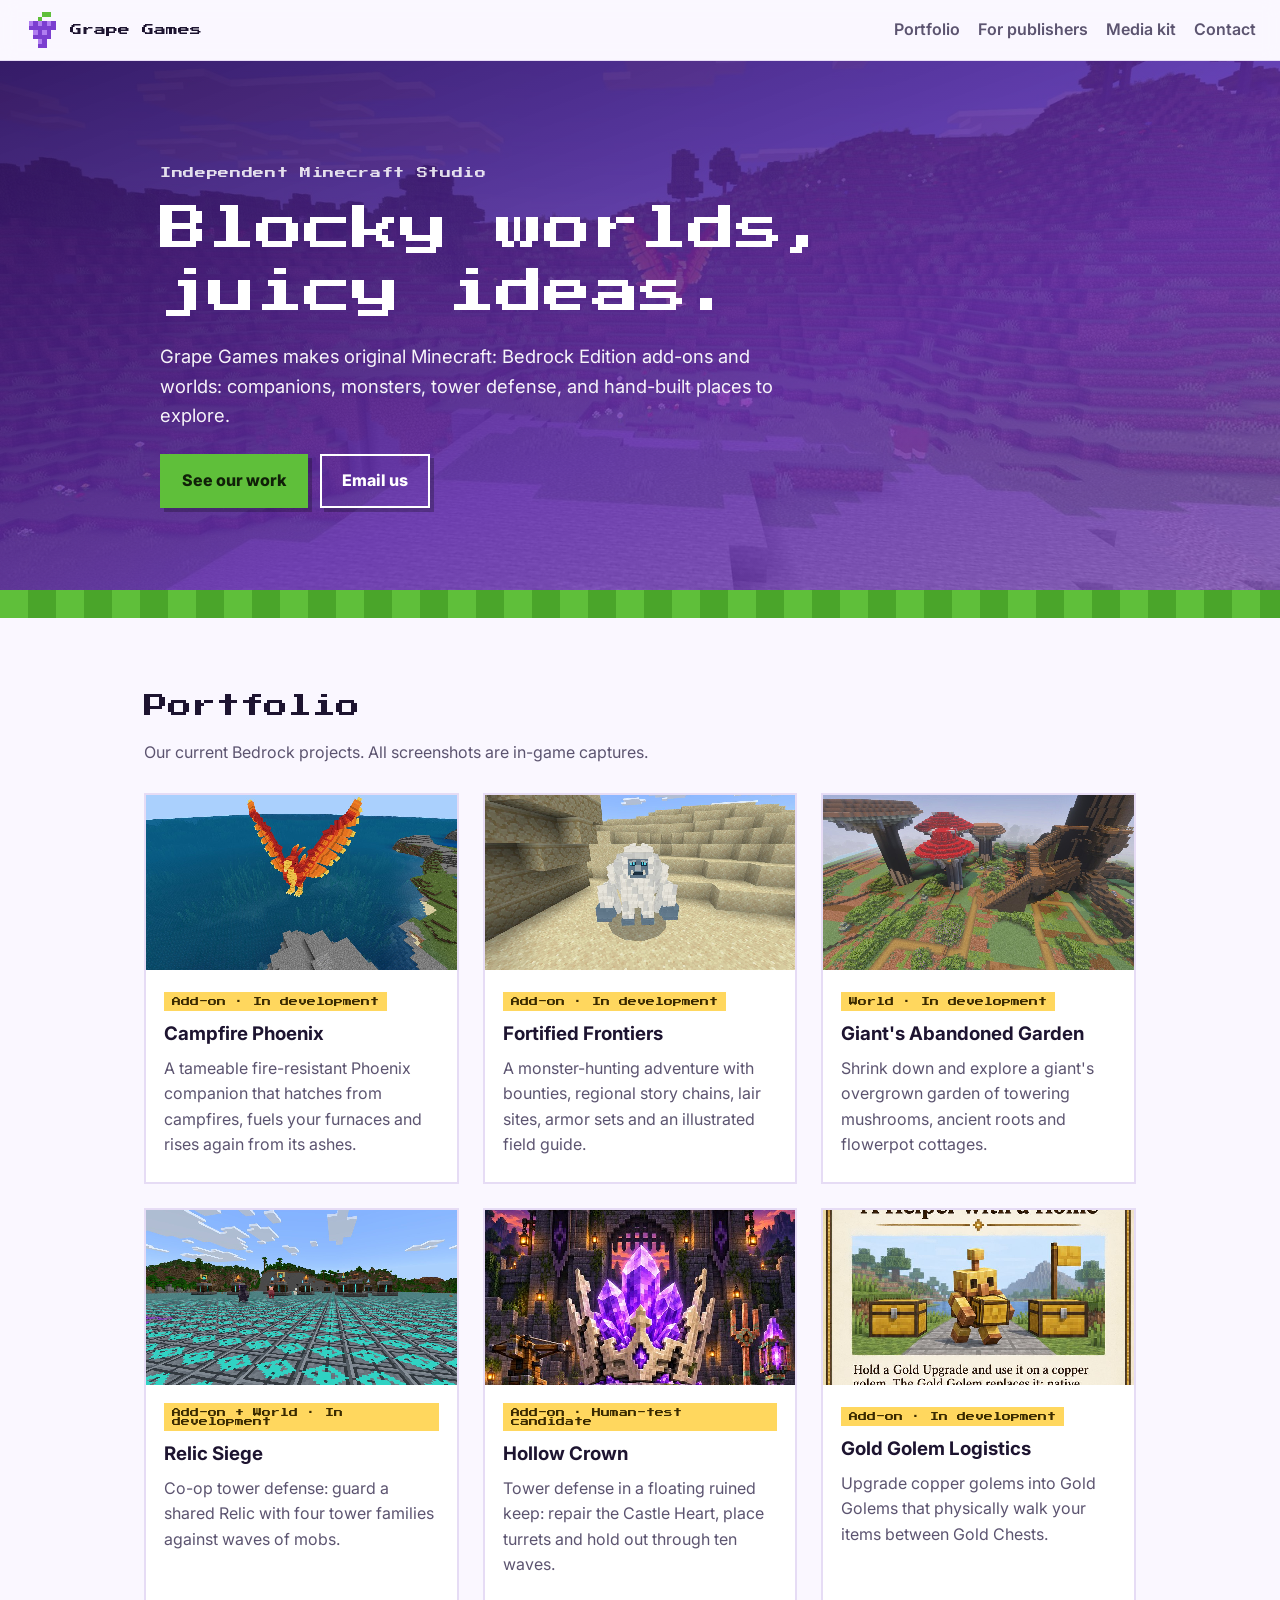
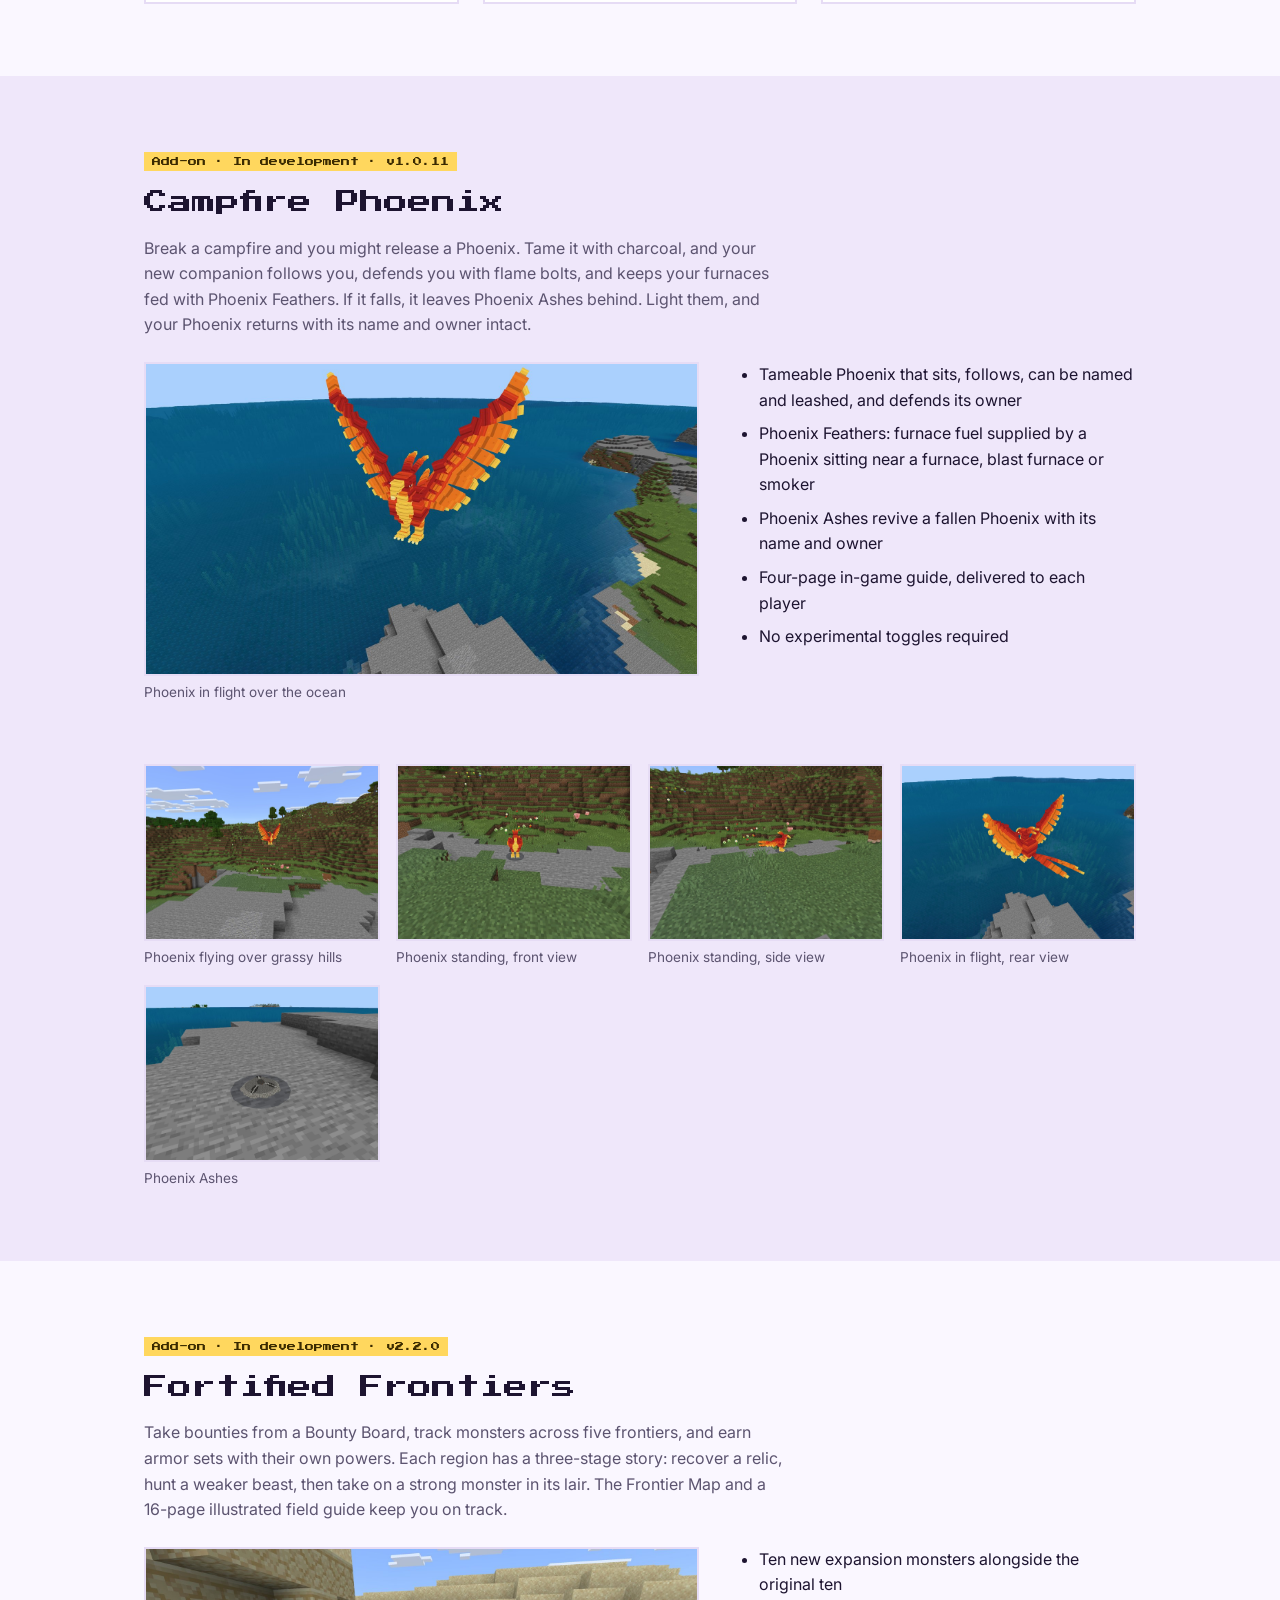
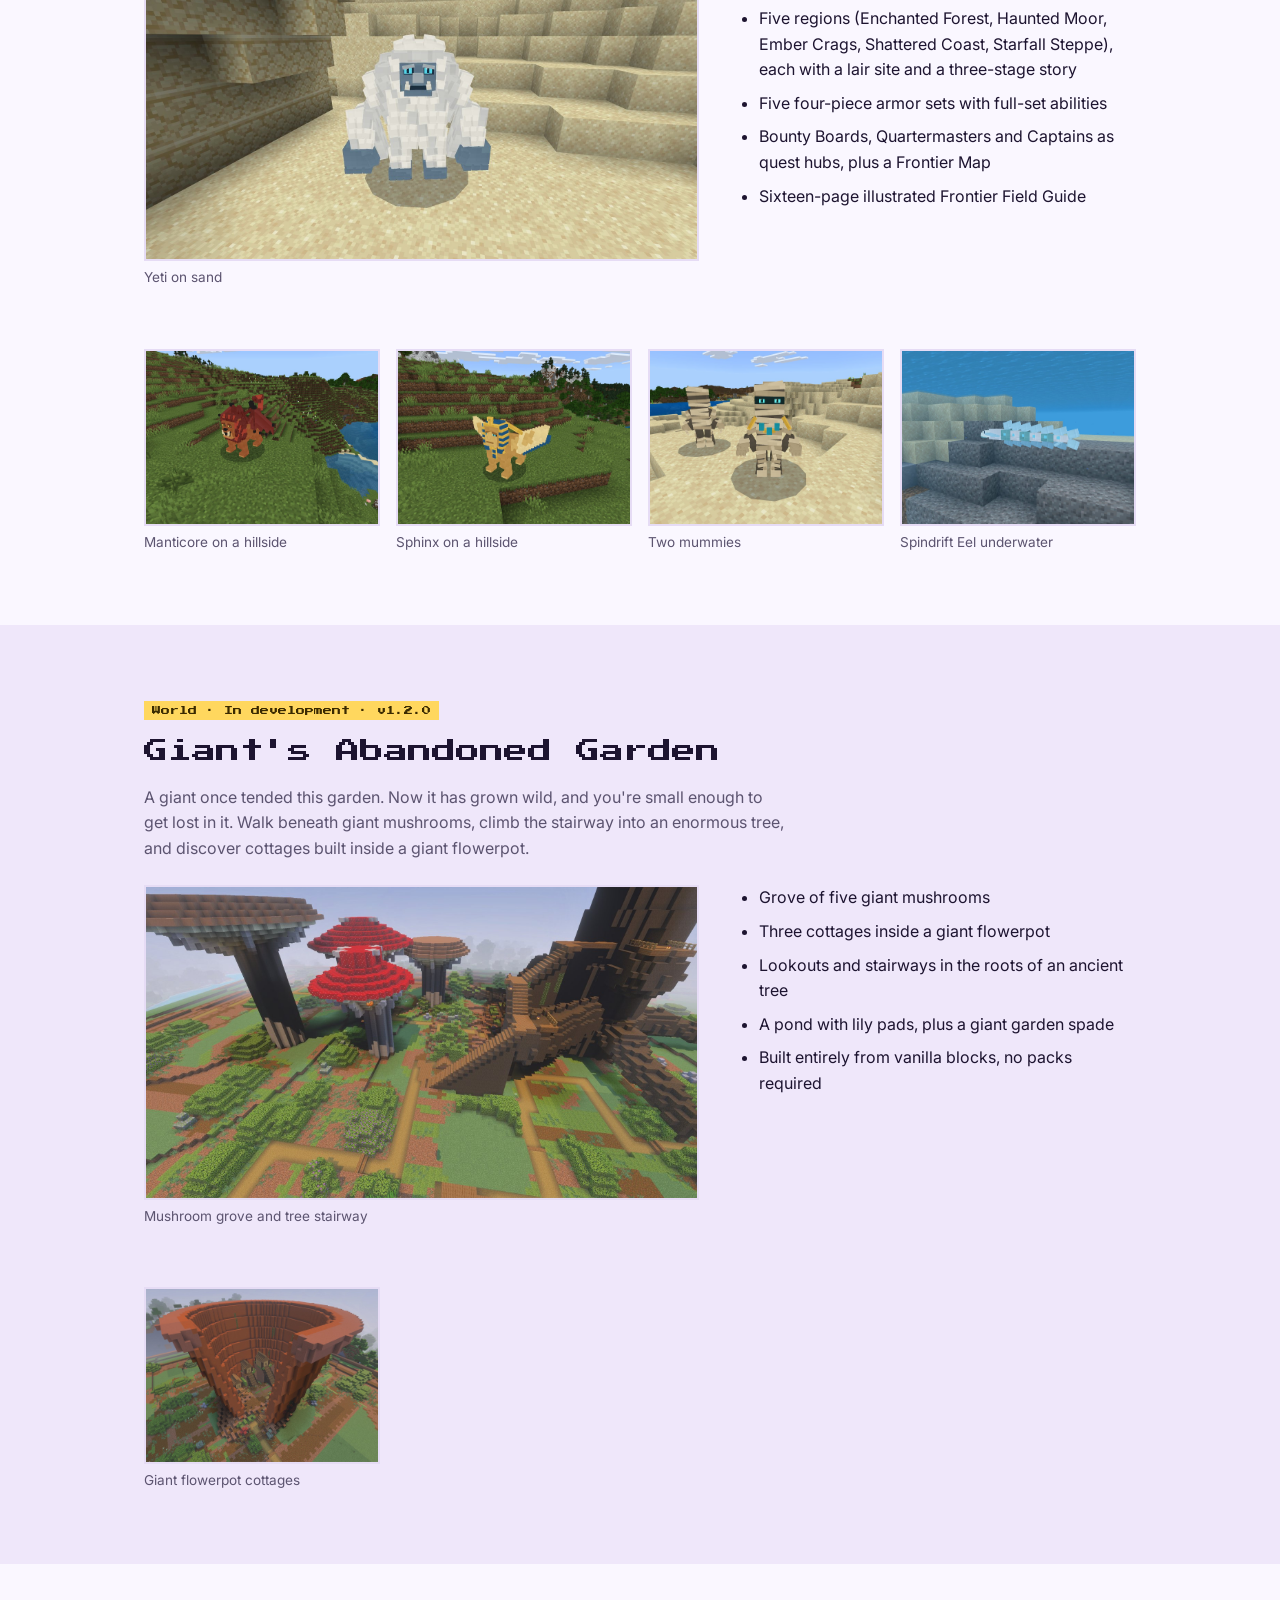
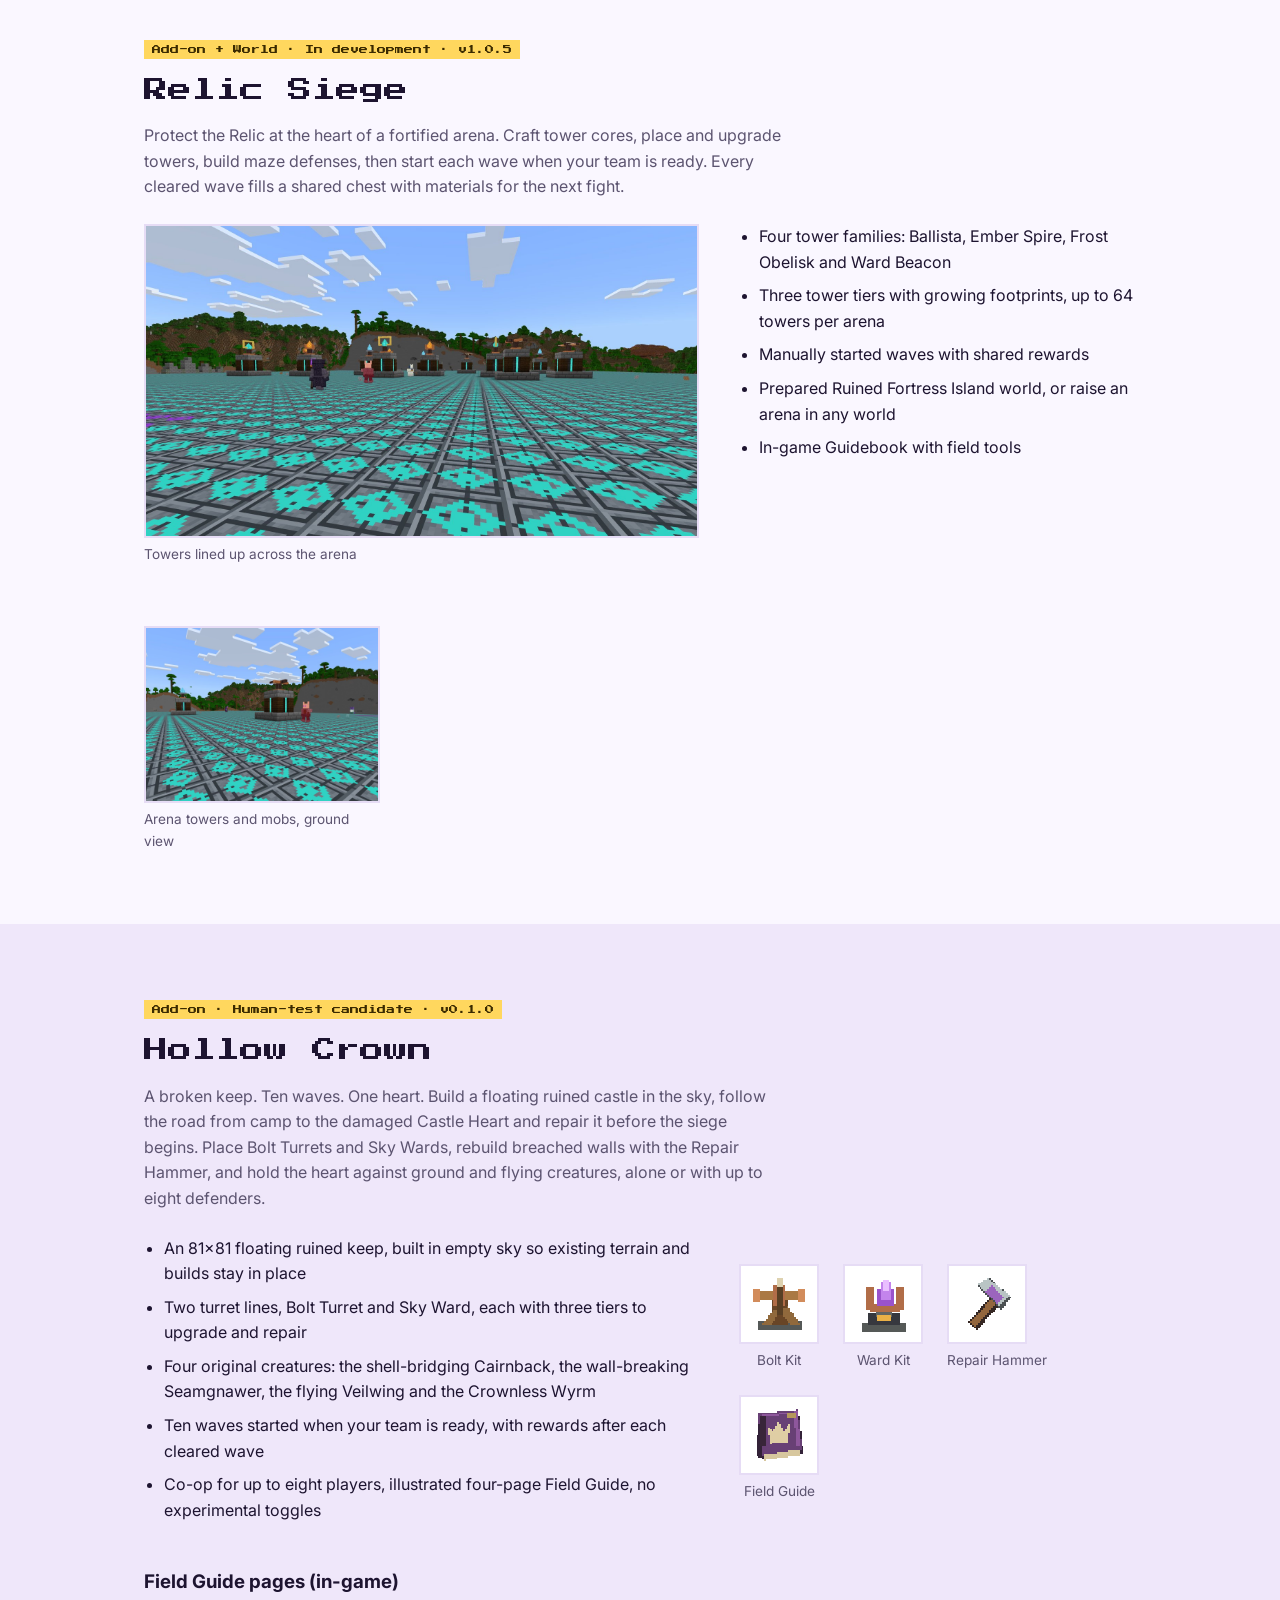
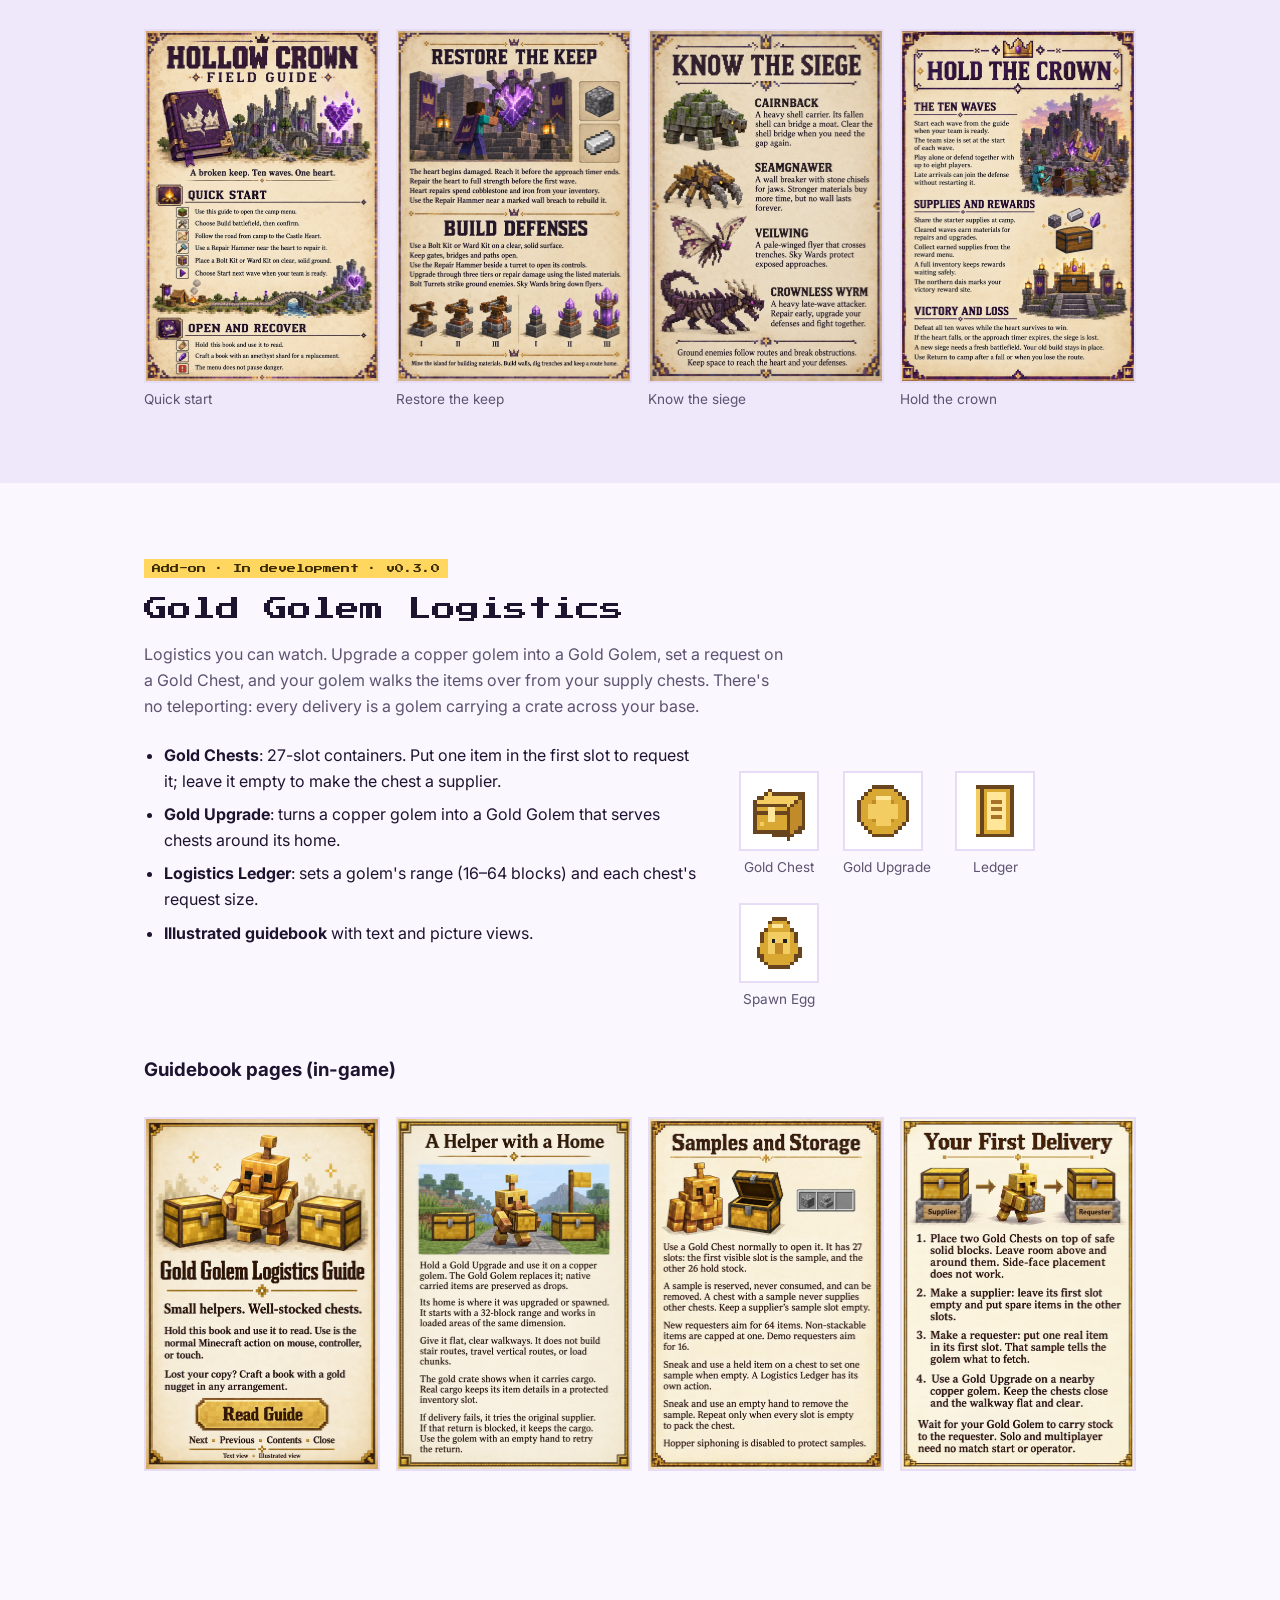
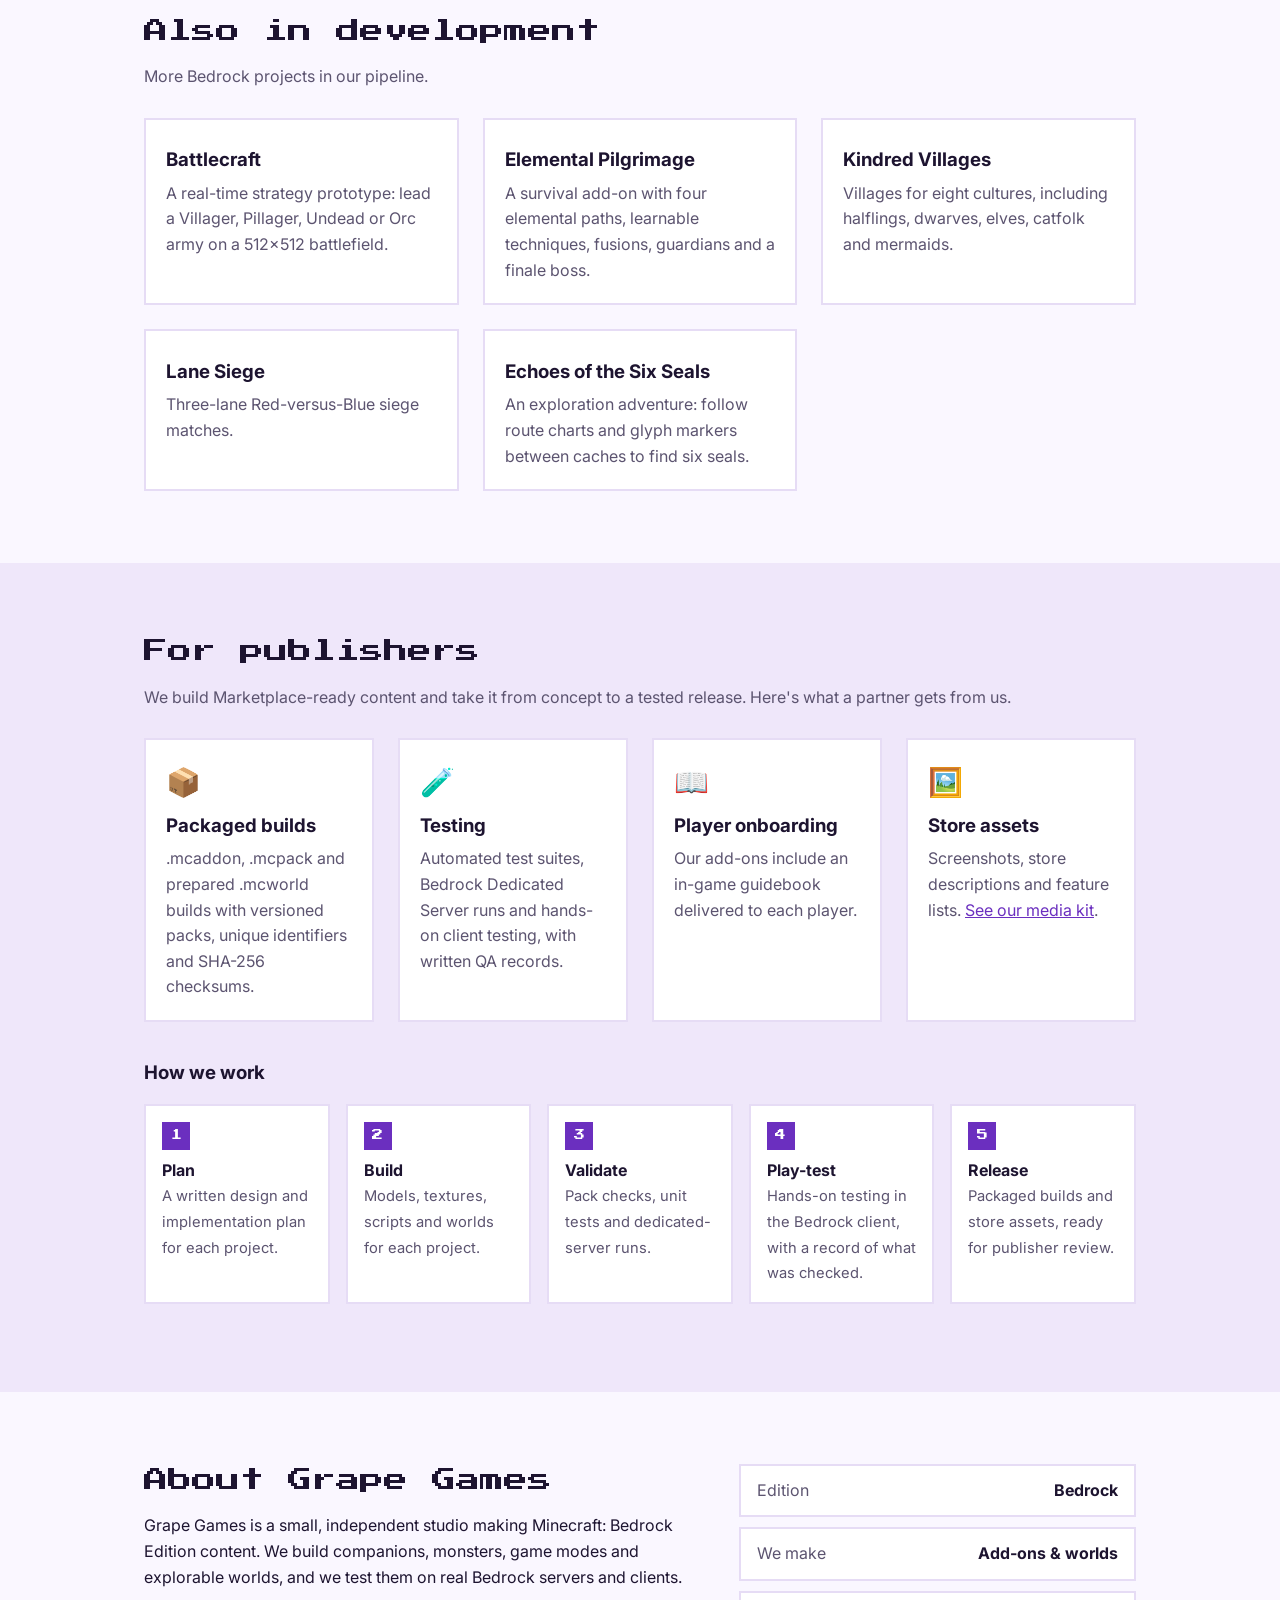
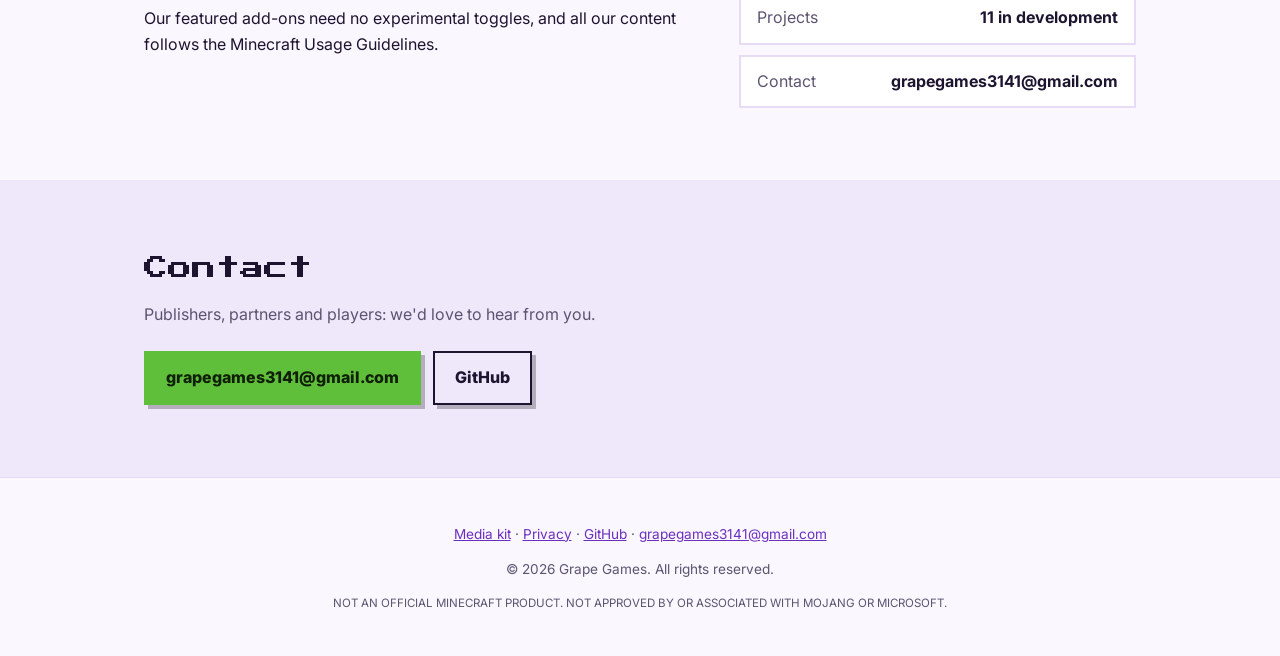
<file: index.html>
<!doctype html>
<html lang="en">
<head>
  <meta charset="utf-8">
  <meta name="viewport" content="width=device-width, initial-scale=1">
  <title>Grape Games — Minecraft Content Studio</title>
  <meta name="description" content="Grape Games is an independent studio making original Minecraft: Bedrock Edition worlds and add-ons, including Campfire Phoenix, Fortified Frontiers, Giant's Abandoned Garden, Relic Siege and Hollow Crown.">
  <meta property="og:title" content="Grape Games — Minecraft Content Studio">
  <meta property="og:description" content="Original Minecraft Bedrock add-ons and worlds: Campfire Phoenix, Fortified Frontiers, Giant's Abandoned Garden, Relic Siege, Hollow Crown and more.">
  <meta property="og:type" content="website">
  <meta property="og:url" content="https://grapegames3141.github.io/im-crafty/">
  <meta property="og:image" content="https://grapegames3141.github.io/im-crafty/assets/shots/minecraft-phoenix/phoenix-flying-ocean-front.jpg">
  <meta name="twitter:card" content="summary_large_image">
  <link rel="canonical" href="https://grapegames3141.github.io/im-crafty/">
  <link rel="icon" href="assets/logo.svg" type="image/svg+xml">
  <link rel="preconnect" href="https://fonts.googleapis.com">
  <link rel="preconnect" href="https://fonts.gstatic.com" crossorigin>
  <link href="https://fonts.googleapis.com/css2?family=Press+Start+2P&family=Inter:wght@400;600;800&display=swap" rel="stylesheet">
  <link rel="stylesheet" href="styles.css">
</head>
<body>
  <header class="nav">
    <a class="brand" href="#top"><img src="assets/logo.svg" alt="" width="36" height="36"> Grape Games</a>
    <nav>
      <a href="#portfolio">Portfolio</a>
      <a href="#publishers">For publishers</a>
      <a href="press.html">Media kit</a>
      <a href="#contact">Contact</a>
    </nav>
  </header>

  <main id="top">
    <section class="hero" style="--hero-img:url('assets/shots/minecraft-phoenix/phoenix-flying-wide.jpg')">
      <div class="hero-inner">
        <p class="eyebrow">Independent Minecraft Studio</p>
        <h1>Blocky worlds,<br>juicy ideas.</h1>
        <p class="lead">Grape Games makes original Minecraft: Bedrock Edition add-ons and worlds: companions, monsters, tower defense, and hand-built places to explore.</p>
        <div class="cta">
          <a class="btn primary" href="#portfolio">See our work</a>
          <a class="btn" href="mailto:grapegames3141@gmail.com">Email us</a>
        </div>
      </div>
    </section>

    <section id="portfolio" class="section">
      <h2>Portfolio</h2>
      <p class="section-lead">Our current Bedrock projects. All screenshots are in-game captures.</p>
      <div class="grid">
        <a class="card" href="#phoenix">
          <div class="thumb"><img src="assets/shots/minecraft-phoenix/phoenix-flying-ocean-front.jpg" alt="Phoenix in flight over the ocean" loading="lazy"></div>
          <div class="card-body">
            <span class="tag dev">Add-on · In development</span>
            <h3>Campfire Phoenix</h3>
            <p>A tameable fire-resistant Phoenix companion that hatches from campfires, fuels your furnaces and rises again from its ashes.</p>
          </div>
        </a>
        <a class="card" href="#frontiers">
          <div class="thumb"><img src="assets/shots/fortified-frontiers/yeti-front-view.jpg" alt="Yeti on sand" loading="lazy"></div>
          <div class="card-body">
            <span class="tag dev">Add-on · In development</span>
            <h3>Fortified Frontiers</h3>
            <p>A monster-hunting adventure with bounties, regional story chains, lair sites, armor sets and an illustrated field guide.</p>
          </div>
        </a>
        <a class="card" href="#garden">
          <div class="thumb"><img src="assets/shots/giants-garden/mushroom-grove-tree-stairway.jpg" alt="Mushroom grove and tree stairway" loading="lazy"></div>
          <div class="card-body">
            <span class="tag dev">World · In development</span>
            <h3>Giant&#x27;s Abandoned Garden</h3>
            <p>Shrink down and explore a giant&#x27;s overgrown garden of towering mushrooms, ancient roots and flowerpot cottages.</p>
          </div>
        </a>
        <a class="card" href="#relic">
          <div class="thumb"><img src="assets/shots/relic-siege/arena-tower-lineup.jpg" alt="Towers lined up across the arena" loading="lazy"></div>
          <div class="card-body">
            <span class="tag dev">Add-on + World · In development</span>
            <h3>Relic Siege</h3>
            <p>Co-op tower defense: guard a shared Relic with four tower families against waves of mobs.</p>
          </div>
        </a>
        <a class="card" href="#hollow">
          <div class="thumb"><img src="assets/hollow-crown/pack-icon.jpg" alt="Hollow Crown pack icon: a broken crown before a ruined keep" loading="lazy" style="object-position:50% 40%"></div>
          <div class="card-body">
            <span class="tag dev">Add-on · Human-test candidate</span>
            <h3>Hollow Crown</h3>
            <p>Tower defense in a floating ruined keep: repair the Castle Heart, place turrets and hold out through ten waves.</p>
          </div>
        </a>
        <a class="card" href="#golem">
          <div class="thumb golem-thumb"><img src="assets/golem/guide-routes.jpg" alt="Gold Golem Logistics guidebook page" loading="lazy"></div>
          <div class="card-body">
            <span class="tag dev">Add-on · In development</span>
            <h3>Gold Golem Logistics</h3>
            <p>Upgrade copper golems into Gold Golems that physically walk your items between Gold Chests.</p>
          </div>
        </a>
      </div>
    </section>

    <section id="phoenix" class="section project alt">
      <div class="project-head">
        <span class="tag dev">Add-on · In development · v1.0.11</span>
        <h2>Campfire Phoenix</h2>
        <p class="section-lead">Break a campfire and you might release a Phoenix. Tame it with charcoal, and your new companion follows you, defends you with flame bolts, and keeps your furnaces fed with Phoenix Feathers. If it falls, it leaves Phoenix Ashes behind. Light them, and your Phoenix returns with its name and owner intact.</p>
      </div>
      <!-- TRAILER: put in the YouTube video ID and remove the comment markers.
      <div class="video"><iframe src="https://www.youtube-nocookie.com/embed/VIDEO_ID" title="Campfire Phoenix trailer" allow="encrypted-media; picture-in-picture" allowfullscreen loading="lazy"></iframe></div>
      -->
      <div class="two-col">
        <figure class="feature"><img src="assets/shots/minecraft-phoenix/phoenix-flying-ocean-front.jpg" alt="Phoenix in flight over the ocean" loading="lazy"><figcaption>Phoenix in flight over the ocean</figcaption></figure>
        <ul class="bullets">
          <li>Tameable Phoenix that sits, follows, can be named and leashed, and defends its owner</li>
          <li>Phoenix Feathers: furnace fuel supplied by a Phoenix sitting near a furnace, blast furnace or smoker</li>
          <li>Phoenix Ashes revive a fallen Phoenix with its name and owner</li>
          <li>Four-page in-game guide, delivered to each player</li>
          <li>No experimental toggles required</li>
        </ul>
      </div>
      <div class="gallery">
        <figure><img src="assets/shots/minecraft-phoenix/phoenix-flying-wide.jpg" alt="Phoenix flying over grassy hills" loading="lazy"><figcaption>Phoenix flying over grassy hills</figcaption></figure>
        <figure><img src="assets/shots/minecraft-phoenix/phoenix-standing-front.jpg" alt="Phoenix standing, front view" loading="lazy"><figcaption>Phoenix standing, front view</figcaption></figure>
        <figure><img src="assets/shots/minecraft-phoenix/phoenix-standing-side.jpg" alt="Phoenix standing, side view" loading="lazy"><figcaption>Phoenix standing, side view</figcaption></figure>
        <figure><img src="assets/shots/minecraft-phoenix/phoenix-flying-ocean-rear.jpg" alt="Phoenix in flight, rear view" loading="lazy"><figcaption>Phoenix in flight, rear view</figcaption></figure>
        <figure><img src="assets/shots/minecraft-phoenix/ash-pile-on-stone.jpg" alt="Phoenix Ashes" loading="lazy"><figcaption>Phoenix Ashes</figcaption></figure>
      </div>
    </section>
    <section id="frontiers" class="section project">
      <div class="project-head">
        <span class="tag dev">Add-on · In development · v2.2.0</span>
        <h2>Fortified Frontiers</h2>
        <p class="section-lead">Take bounties from a Bounty Board, track monsters across five frontiers, and earn armor sets with their own powers. Each region has a three-stage story: recover a relic, hunt a weaker beast, then take on a strong monster in its lair. The Frontier Map and a 16-page illustrated field guide keep you on track.</p>
      </div>
      <!-- TRAILER: put in the YouTube video ID and remove the comment markers.
      <div class="video"><iframe src="https://www.youtube-nocookie.com/embed/VIDEO_ID" title="Fortified Frontiers trailer" allow="encrypted-media; picture-in-picture" allowfullscreen loading="lazy"></iframe></div>
      -->
      <div class="two-col">
        <figure class="feature"><img src="assets/shots/fortified-frontiers/yeti-front-view.jpg" alt="Yeti on sand" loading="lazy"><figcaption>Yeti on sand</figcaption></figure>
        <ul class="bullets">
          <li>Ten new expansion monsters alongside the original ten</li>
          <li>Five regions (Enchanted Forest, Haunted Moor, Ember Crags, Shattered Coast, Starfall Steppe), each with a lair site and a three-stage story</li>
          <li>Five four-piece armor sets with full-set abilities</li>
          <li>Bounty Boards, Quartermasters and Captains as quest hubs, plus a Frontier Map</li>
          <li>Sixteen-page illustrated Frontier Field Guide</li>
        </ul>
      </div>
      <div class="gallery">
        <figure><img src="assets/shots/fortified-frontiers/manticore-hillside.jpg" alt="Manticore on a hillside" loading="lazy"><figcaption>Manticore on a hillside</figcaption></figure>
        <figure><img src="assets/shots/fortified-frontiers/sphinx-hillside.jpg" alt="Sphinx on a hillside" loading="lazy"><figcaption>Sphinx on a hillside</figcaption></figure>
        <figure><img src="assets/shots/fortified-frontiers/mummies-on-sand.jpg" alt="Two mummies" loading="lazy"><figcaption>Two mummies</figcaption></figure>
        <figure><img src="assets/shots/fortified-frontiers/spindrift-eel-underwater.jpg" alt="Spindrift Eel underwater" loading="lazy"><figcaption>Spindrift Eel underwater</figcaption></figure>
      </div>
    </section>
    <section id="garden" class="section project alt">
      <div class="project-head">
        <span class="tag dev">World · In development · v1.2.0</span>
        <h2>Giant&#x27;s Abandoned Garden</h2>
        <p class="section-lead">A giant once tended this garden. Now it has grown wild, and you&#x27;re small enough to get lost in it. Walk beneath giant mushrooms, climb the stairway into an enormous tree, and discover cottages built inside a giant flowerpot.</p>
      </div>
      <!-- TRAILER: put in the YouTube video ID and remove the comment markers.
      <div class="video"><iframe src="https://www.youtube-nocookie.com/embed/VIDEO_ID" title="Giant&#x27;s Abandoned Garden trailer" allow="encrypted-media; picture-in-picture" allowfullscreen loading="lazy"></iframe></div>
      -->
      <div class="two-col">
        <figure class="feature"><img src="assets/shots/giants-garden/mushroom-grove-tree-stairway.jpg" alt="Mushroom grove and tree stairway" loading="lazy"><figcaption>Mushroom grove and tree stairway</figcaption></figure>
        <ul class="bullets">
          <li>Grove of five giant mushrooms</li>
          <li>Three cottages inside a giant flowerpot</li>
          <li>Lookouts and stairways in the roots of an ancient tree</li>
          <li>A pond with lily pads, plus a giant garden spade</li>
          <li>Built entirely from vanilla blocks, no packs required</li>
        </ul>
      </div>
      <div class="gallery">
        <figure><img src="assets/shots/giants-garden/giant-flowerpot-cottages.jpg" alt="Giant flowerpot cottages" loading="lazy"><figcaption>Giant flowerpot cottages</figcaption></figure>
      </div>
    </section>
    <section id="relic" class="section project">
      <div class="project-head">
        <span class="tag dev">Add-on + World · In development · v1.0.5</span>
        <h2>Relic Siege</h2>
        <p class="section-lead">Protect the Relic at the heart of a fortified arena. Craft tower cores, place and upgrade towers, build maze defenses, then start each wave when your team is ready. Every cleared wave fills a shared chest with materials for the next fight.</p>
      </div>
      <!-- TRAILER: put in the YouTube video ID and remove the comment markers.
      <div class="video"><iframe src="https://www.youtube-nocookie.com/embed/VIDEO_ID" title="Relic Siege trailer" allow="encrypted-media; picture-in-picture" allowfullscreen loading="lazy"></iframe></div>
      -->
      <div class="two-col">
        <figure class="feature"><img src="assets/shots/relic-siege/arena-tower-lineup.jpg" alt="Towers lined up across the arena" loading="lazy"><figcaption>Towers lined up across the arena</figcaption></figure>
        <ul class="bullets">
          <li>Four tower families: Ballista, Ember Spire, Frost Obelisk and Ward Beacon</li>
          <li>Three tower tiers with growing footprints, up to 64 towers per arena</li>
          <li>Manually started waves with shared rewards</li>
          <li>Prepared Ruined Fortress Island world, or raise an arena in any world</li>
          <li>In-game Guidebook with field tools</li>
        </ul>
      </div>
      <div class="gallery">
        <figure><img src="assets/shots/relic-siege/arena-towers-ground-view.jpg" alt="Arena towers and mobs, ground view" loading="lazy"><figcaption>Arena towers and mobs, ground view</figcaption></figure>
      </div>
    </section>
    <section id="hollow" class="section project alt">
      <div class="project-head">
        <span class="tag dev">Add-on · Human-test candidate · v0.1.0</span>
        <h2>Hollow Crown</h2>
        <p class="section-lead">A broken keep. Ten waves. One heart. Build a floating ruined castle in the sky, follow the road from camp to the damaged Castle Heart and repair it before the siege begins. Place Bolt Turrets and Sky Wards, rebuild breached walls with the Repair Hammer, and hold the heart against ground and flying creatures, alone or with up to eight defenders.</p>
      </div>
      <!-- TRAILER: put in the YouTube video ID and remove the comment markers.
      <div class="video"><iframe src="https://www.youtube-nocookie.com/embed/VIDEO_ID" title="Hollow Crown trailer" allow="encrypted-media; picture-in-picture" allowfullscreen loading="lazy"></iframe></div>
      -->
      <div class="two-col">
        <ul class="bullets">
          <li>An 81×81 floating ruined keep, built in empty sky so existing terrain and builds stay in place</li>
          <li>Two turret lines, Bolt Turret and Sky Ward, each with three tiers to upgrade and repair</li>
          <li>Four original creatures: the shell-bridging Cairnback, the wall-breaking Seamgnawer, the flying Veilwing and the Crownless Wyrm</li>
          <li>Ten waves started when your team is ready, with rewards after each cleared wave</li>
          <li>Co-op for up to eight players, illustrated four-page Field Guide, no experimental toggles</li>
        </ul>
        <div class="icons">
          <figure><img src="assets/hollow-crown/bolt-kit-icon.png" alt="Bolt Kit icon" class="pixel"><figcaption>Bolt Kit</figcaption></figure>
          <figure><img src="assets/hollow-crown/ward-kit-icon.png" alt="Ward Kit icon" class="pixel"><figcaption>Ward Kit</figcaption></figure>
          <figure><img src="assets/hollow-crown/repair-hammer-icon.png" alt="Repair Hammer icon" class="pixel"><figcaption>Repair Hammer</figcaption></figure>
          <figure><img src="assets/hollow-crown/field-guide-icon.png" alt="Field Guide icon" class="pixel"><figcaption>Field Guide</figcaption></figure>
        </div>
      </div>
      <h3 class="sub">Field Guide pages (in-game)</h3>
      <div class="gallery tall">
        <figure><img src="assets/hollow-crown/guide1.jpg" alt="Field Guide page: Quick start" loading="lazy"><figcaption>Quick start</figcaption></figure>
        <figure><img src="assets/hollow-crown/guide2.jpg" alt="Field Guide page: Restore the keep" loading="lazy"><figcaption>Restore the keep</figcaption></figure>
        <figure><img src="assets/hollow-crown/guide3.jpg" alt="Field Guide page: Know the siege" loading="lazy"><figcaption>Know the siege</figcaption></figure>
        <figure><img src="assets/hollow-crown/guide4.jpg" alt="Field Guide page: Hold the crown" loading="lazy"><figcaption>Hold the crown</figcaption></figure>
      </div>
    </section>
    <section id="golem" class="section project">
      <div class="project-head">
        <span class="tag dev">Add-on · In development · v0.3.0</span>
        <h2>Gold Golem Logistics</h2>
        <p class="section-lead">Logistics you can watch. Upgrade a copper golem into a Gold Golem, set a request on a Gold Chest, and your golem walks the items over from your supply chests. There's no teleporting: every delivery is a golem carrying a crate across your base.</p>
      </div>
      <div class="two-col">
        <ul class="bullets">
          <li><b>Gold Chests</b>: 27-slot containers. Put one item in the first slot to request it; leave it empty to make the chest a supplier.</li>
          <li><b>Gold Upgrade</b>: turns a copper golem into a Gold Golem that serves chests around its home.</li>
          <li><b>Logistics Ledger</b>: sets a golem's range (16–64 blocks) and each chest's request size.</li>
          <li><b>Illustrated guidebook</b> with text and picture views.</li>
        </ul>
        <div class="icons">
          <figure><img src="assets/golem/chest-icon.png" alt="Gold Chest icon" class="pixel"><figcaption>Gold Chest</figcaption></figure>
          <figure><img src="assets/golem/upgrade-icon.png" alt="Gold Upgrade icon" class="pixel"><figcaption>Gold Upgrade</figcaption></figure>
          <figure><img src="assets/golem/ledger-icon.png" alt="Logistics Ledger icon" class="pixel"><figcaption>Ledger</figcaption></figure>
          <figure><img src="assets/golem/egg-icon.png" alt="Gold Golem spawn egg icon" class="pixel"><figcaption>Spawn Egg</figcaption></figure>
        </div>
      </div>
      <h3 class="sub">Guidebook pages (in-game)</h3>
      <div class="gallery tall">
        <figure><img src="assets/golem/guide-cover.jpg" alt="Guidebook cover page" loading="lazy"></figure>
        <figure><img src="assets/golem/guide-routes.jpg" alt="Guidebook page: A Helper with a Home" loading="lazy"></figure>
        <figure><img src="assets/golem/guide-chests.jpg" alt="Guidebook page: Samples and Storage" loading="lazy"></figure>
        <figure><img src="assets/golem/guide-first-delivery.jpg" alt="Guidebook page: Your First Delivery" loading="lazy"></figure>
      </div>
    </section>
    <section id="pipeline" class="section">
      <h2>Also in development</h2>
      <p class="section-lead">More Bedrock projects in our pipeline.</p>
      <div class="grid three">
        <div class="pill-card"><h3>Battlecraft</h3><p>A real-time strategy prototype: lead a Villager, Pillager, Undead or Orc army on a 512×512 battlefield.</p></div>
        <div class="pill-card"><h3>Elemental Pilgrimage</h3><p>A survival add-on with four elemental paths, learnable techniques, fusions, guardians and a finale boss.</p></div>
        <div class="pill-card"><h3>Kindred Villages</h3><p>Villages for eight cultures, including halflings, dwarves, elves, catfolk and mermaids.</p></div>
        <div class="pill-card"><h3>Lane Siege</h3><p>Three-lane Red-versus-Blue siege matches.</p></div>
        <div class="pill-card"><h3>Echoes of the Six Seals</h3><p>An exploration adventure: follow route charts and glyph markers between caches to find six seals.</p></div>
      </div>
    </section>

    <section id="publishers" class="section alt">
      <h2>For publishers</h2>
      <p class="section-lead">We build Marketplace-ready content and take it from concept to a tested release. Here's what a partner gets from us.</p>
      <div class="grid four">
        <div class="pill-card"><div class="icon">📦</div><h3>Packaged builds</h3><p>.mcaddon, .mcpack and prepared .mcworld builds with versioned packs, unique identifiers and SHA-256 checksums.</p></div>
        <div class="pill-card"><div class="icon">🧪</div><h3>Testing</h3><p>Automated test suites, Bedrock Dedicated Server runs and hands-on client testing, with written QA records.</p></div>
        <div class="pill-card"><div class="icon">📖</div><h3>Player onboarding</h3><p>Our add-ons include an in-game guidebook delivered to each player.</p></div>
        <div class="pill-card"><div class="icon">🖼️</div><h3>Store assets</h3><p>Screenshots, store descriptions and feature lists. <a href="press.html">See our media kit</a>.</p></div>
      </div>
      <h3 class="sub">How we work</h3>
      <ol class="steps">
        <li><b>Plan</b><span>A written design and implementation plan for each project.</span></li>
        <li><b>Build</b><span>Models, textures, scripts and worlds for each project.</span></li>
        <li><b>Validate</b><span>Pack checks, unit tests and dedicated-server runs.</span></li>
        <li><b>Play-test</b><span>Hands-on testing in the Bedrock client, with a record of what was checked.</span></li>
        <li><b>Release</b><span>Packaged builds and store assets, ready for publisher review.</span></li>
      </ol>
    </section>

    <section id="about" class="section">
      <div class="two-col">
        <div>
          <h2>About Grape Games</h2>
          <p>Grape Games is a small, independent studio making Minecraft: Bedrock Edition content. We build companions, monsters, game modes and explorable worlds, and we test them on real Bedrock servers and clients.</p>
          <p>Our featured add-ons need no experimental toggles, and all our content follows the Minecraft Usage Guidelines.</p>
        </div>
        <ul class="facts">
          <li><span>Edition</span><b>Bedrock</b></li>
          <li><span>We make</span><b>Add-ons &amp; worlds</b></li>
          <li><span>Projects</span><b>11 in development</b></li>
          <li><span>Contact</span><b>grapegames3141@gmail.com</b></li>
        </ul>
      </div>
    </section>

    <section id="contact" class="section alt">
      <h2>Contact</h2>
      <p class="section-lead">Publishers, partners and players: we'd love to hear from you.</p>
      <div class="contact">
        <a class="btn primary" href="mailto:grapegames3141@gmail.com">grapegames3141@gmail.com</a>
        <a class="btn" href="https://github.com/GrapeGames3141">GitHub</a>
      </div>
    </section>
  </main>

  <footer class="footer">
    <p class="footer-links"><a href="press.html">Media kit</a> · <a href="privacy.html">Privacy</a> · <a href="https://github.com/GrapeGames3141">GitHub</a> · <a href="mailto:grapegames3141@gmail.com">grapegames3141@gmail.com</a></p>
    <p>© <span id="year">2026</span> Grape Games. All rights reserved.</p>
    <p class="legal">NOT AN OFFICIAL MINECRAFT PRODUCT. NOT APPROVED BY OR ASSOCIATED WITH MOJANG OR MICROSOFT.</p>
  </footer>
  <dialog id="lightbox" aria-label="Image viewer"><img alt=""><p></p><button type="button" aria-label="Close">✕</button></dialog>
  <script src="site.js"></script>
</body>
</html>
</file>
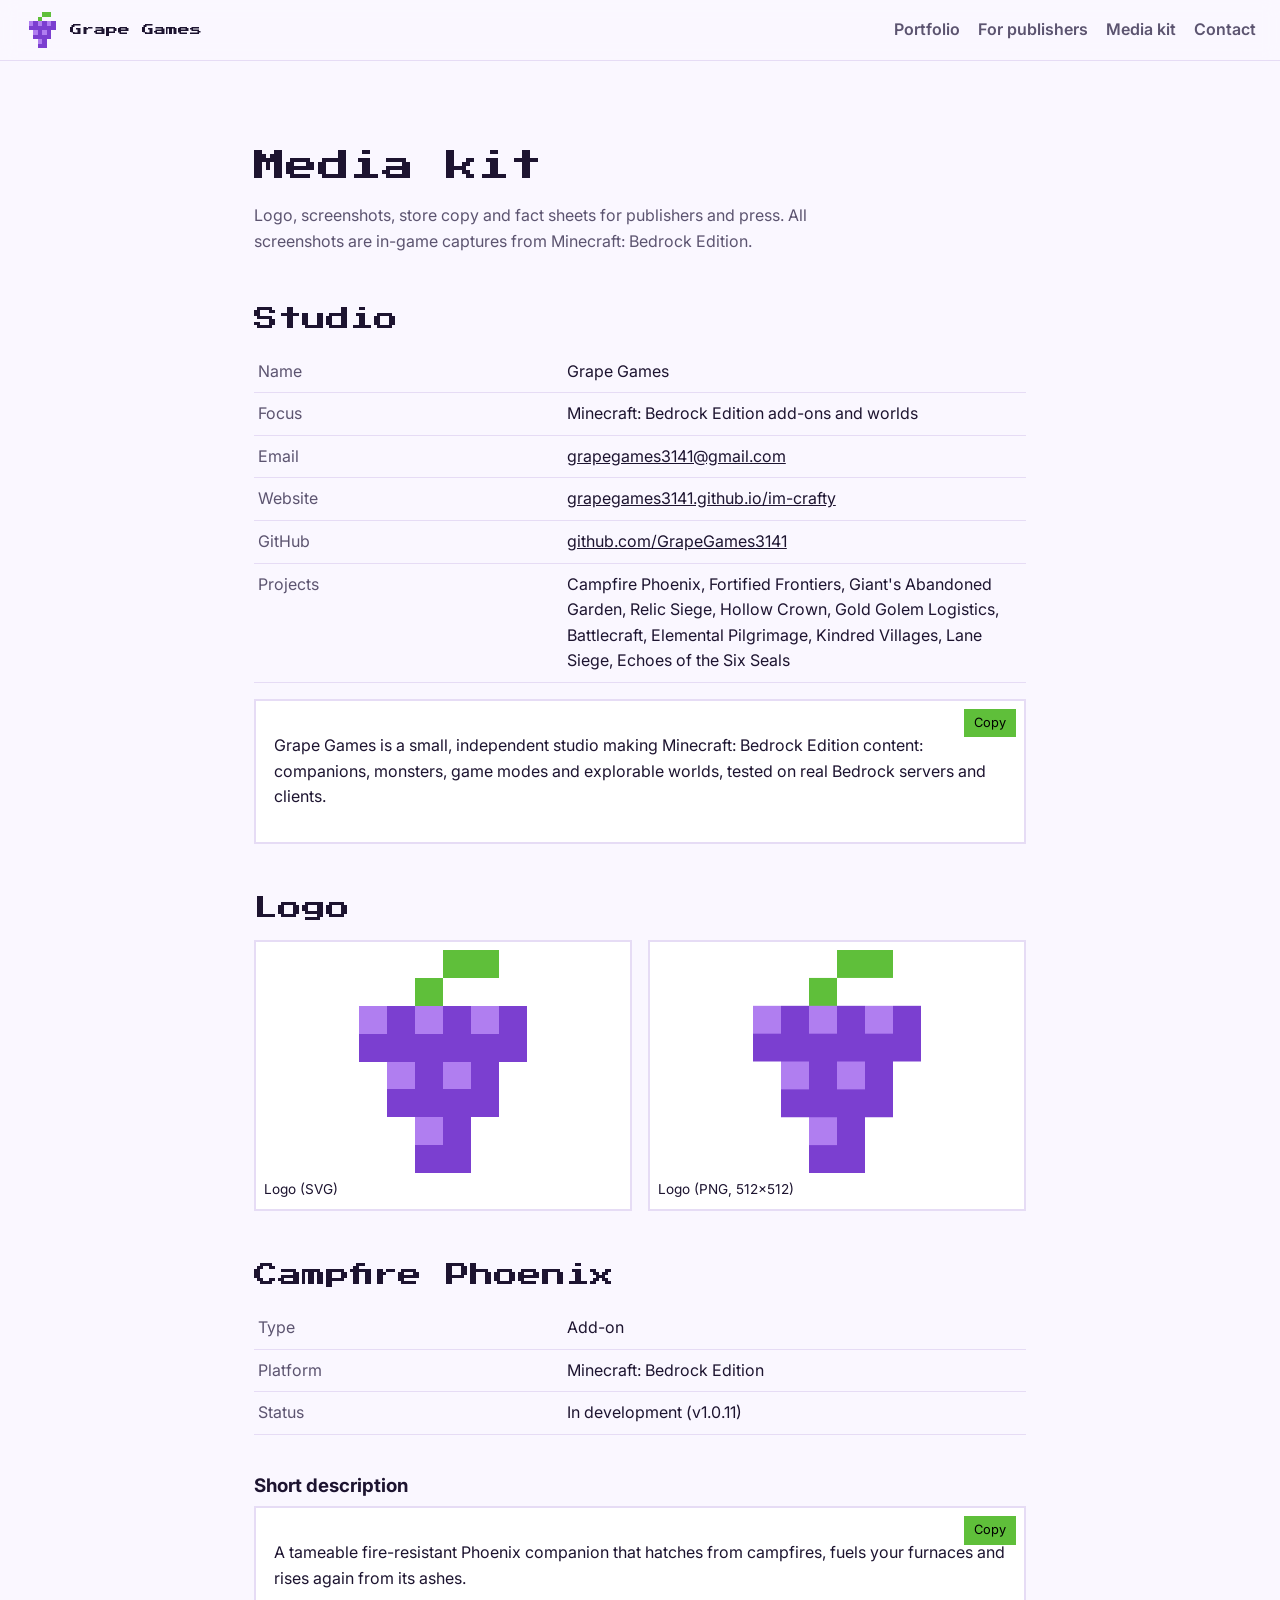
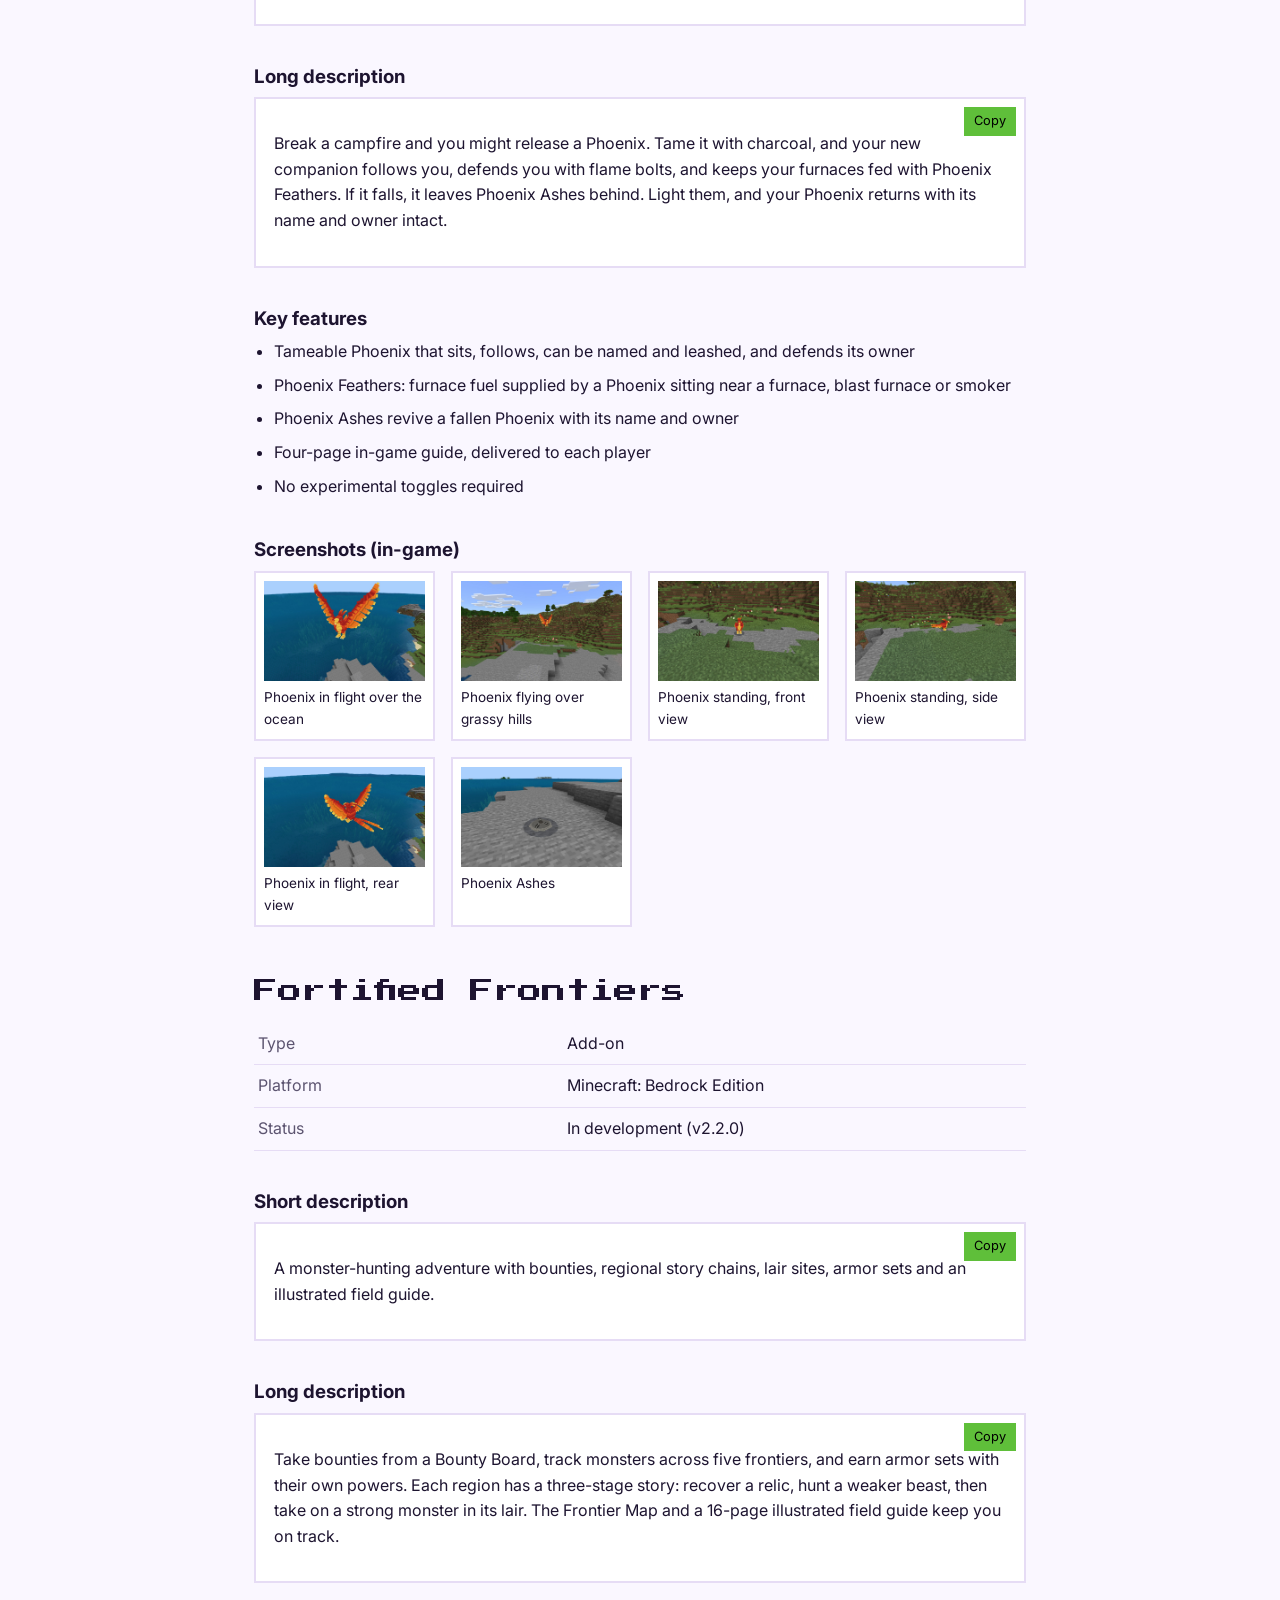
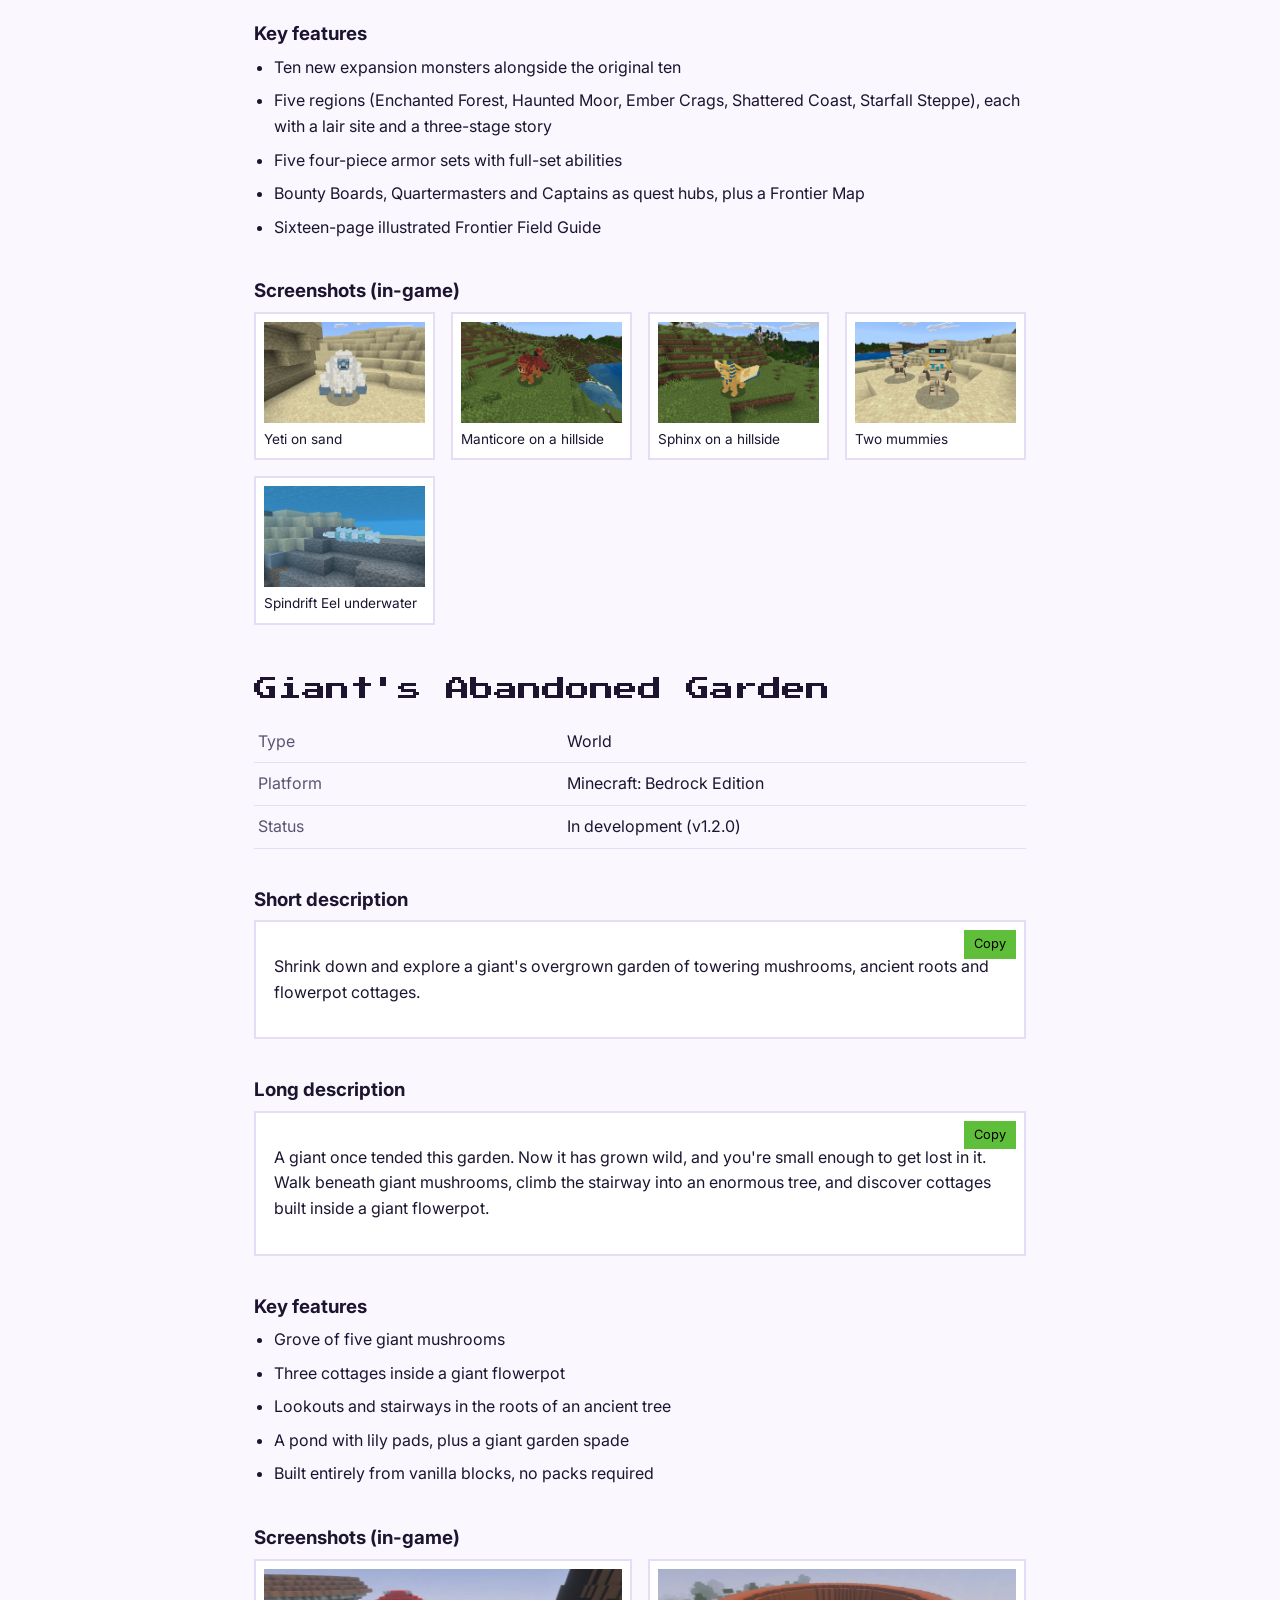
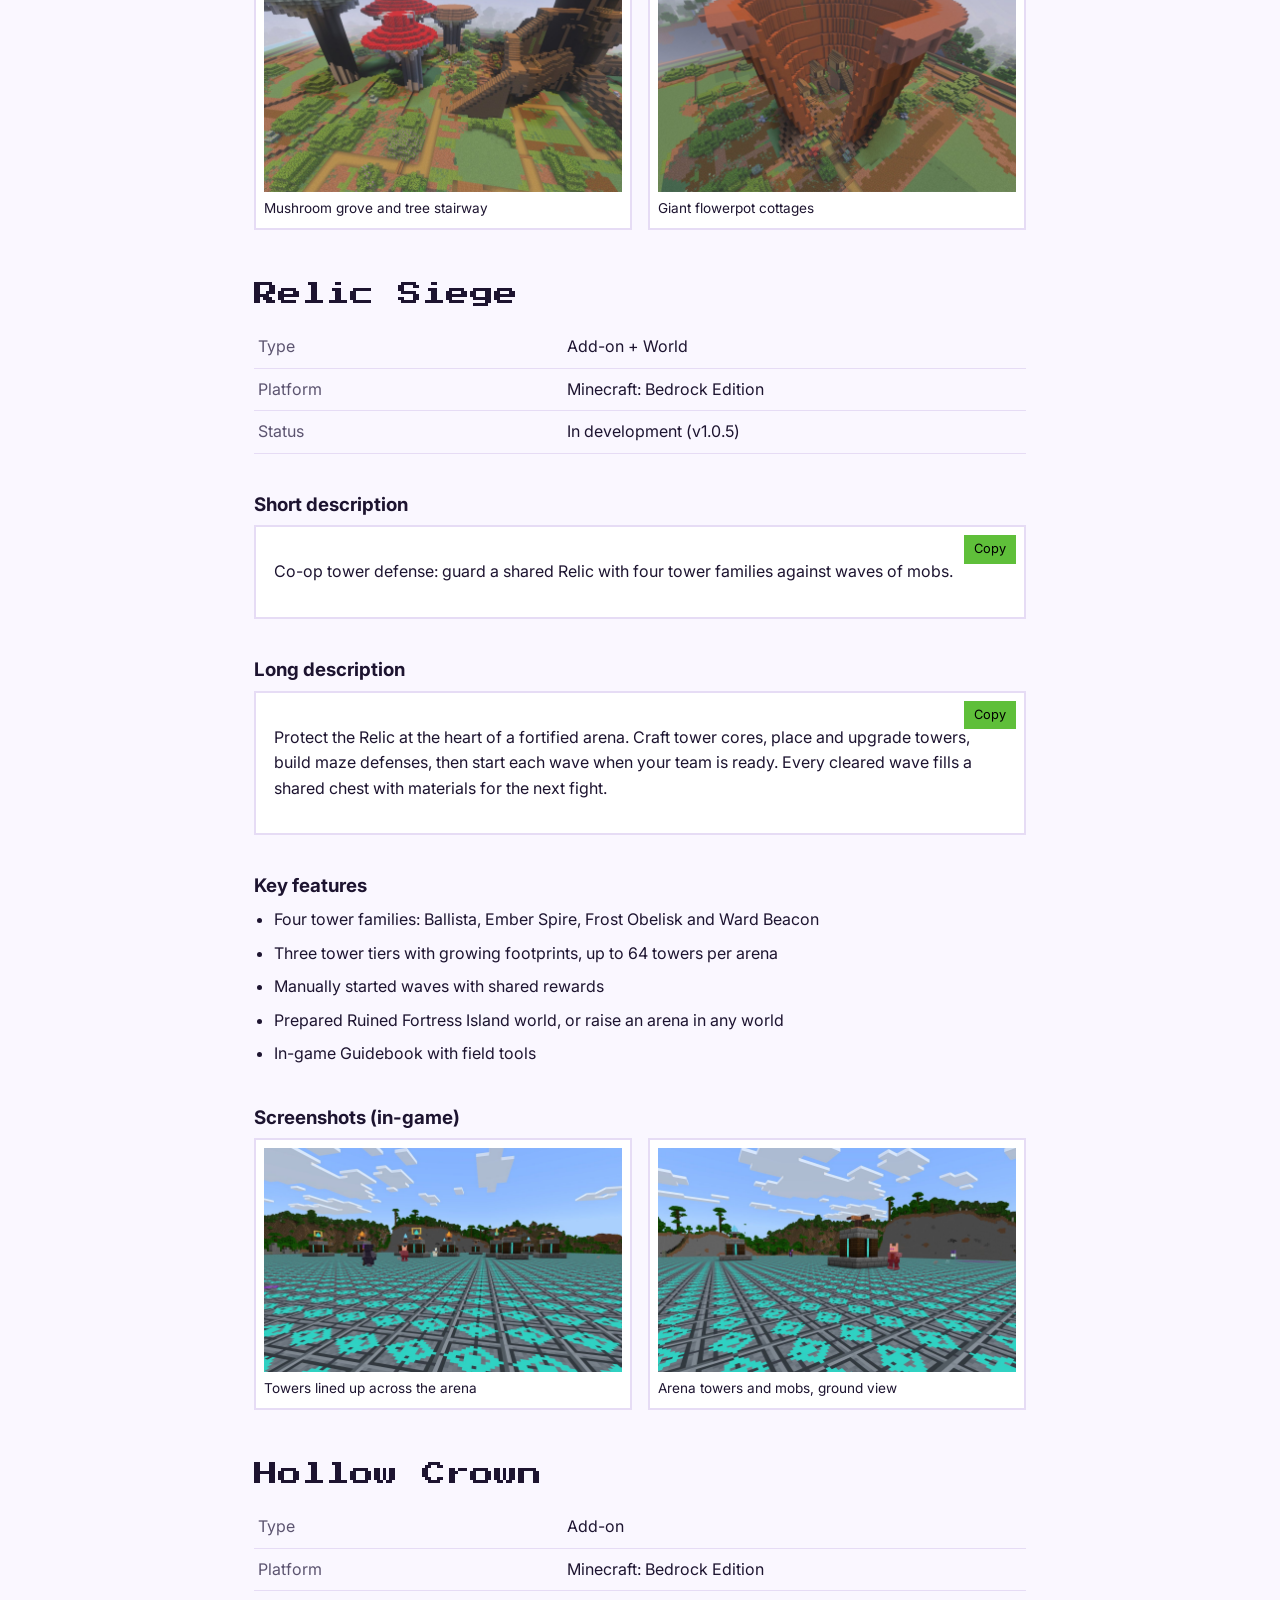
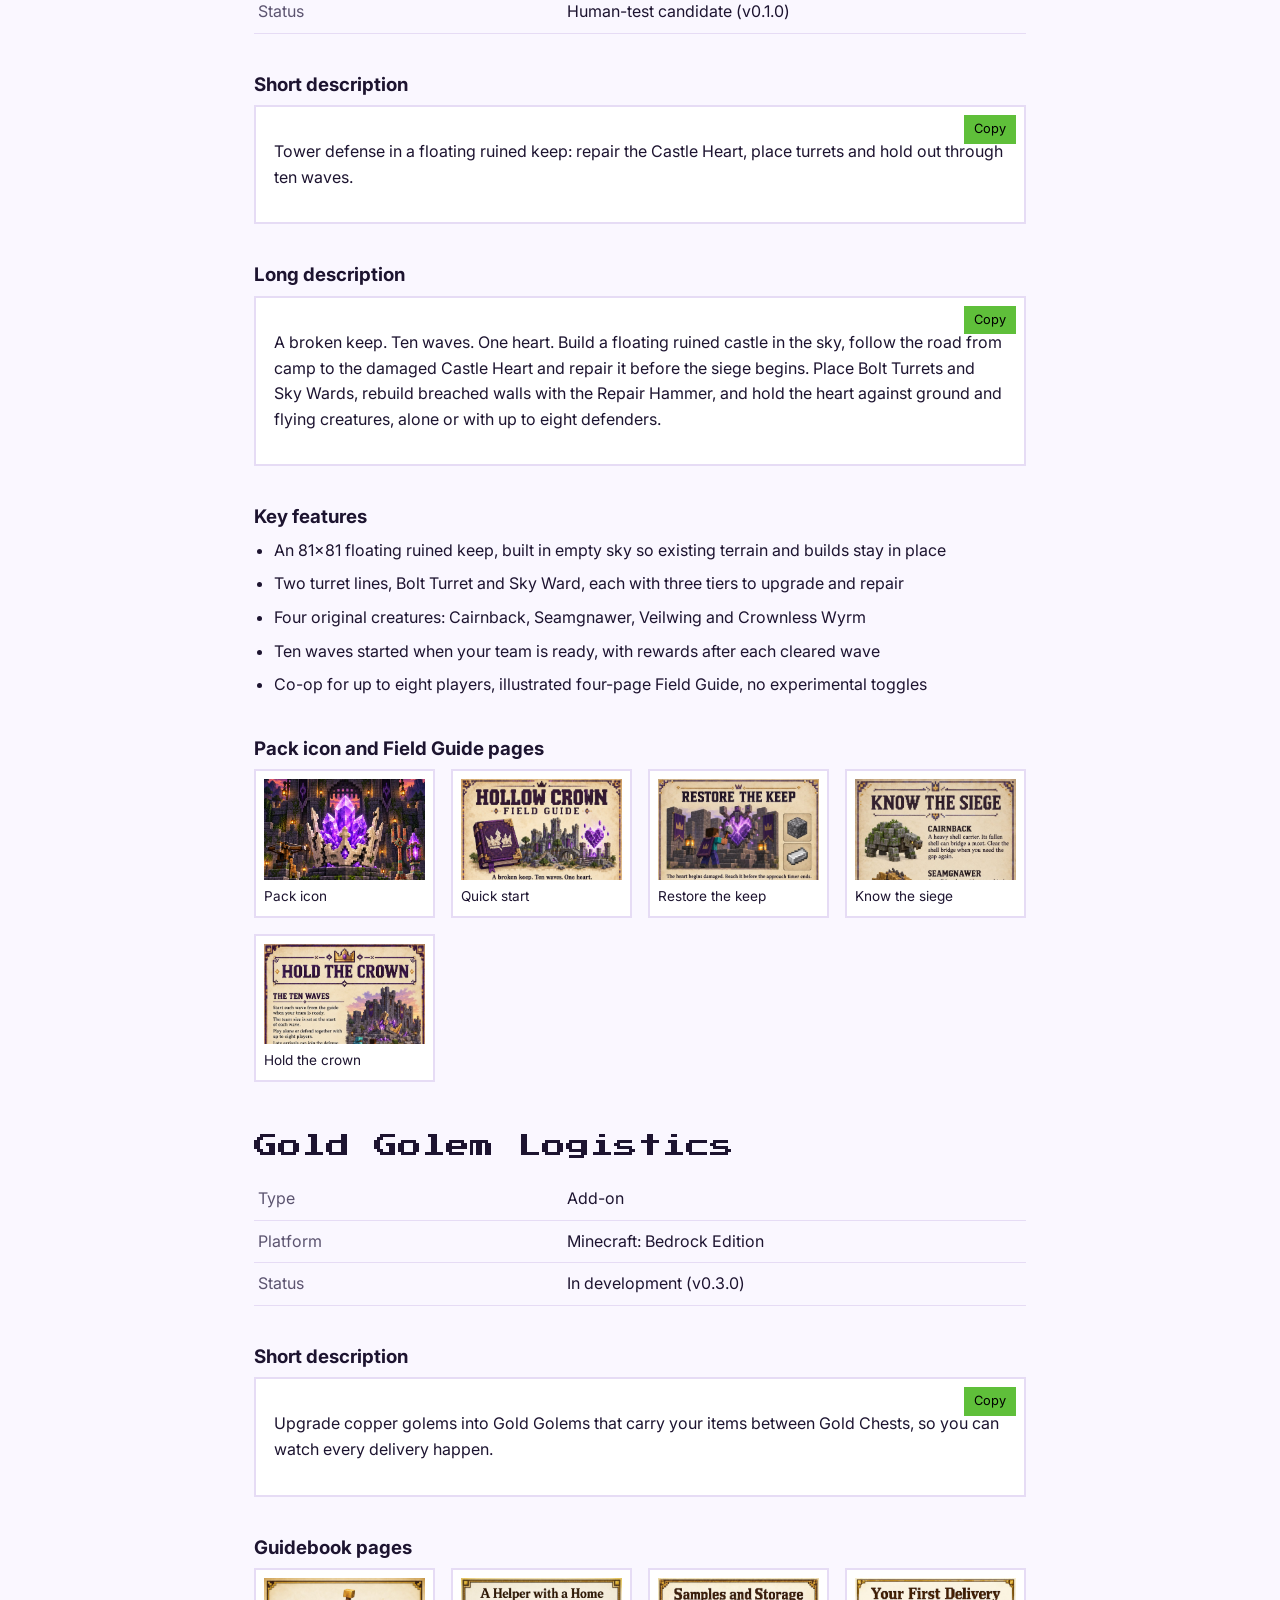
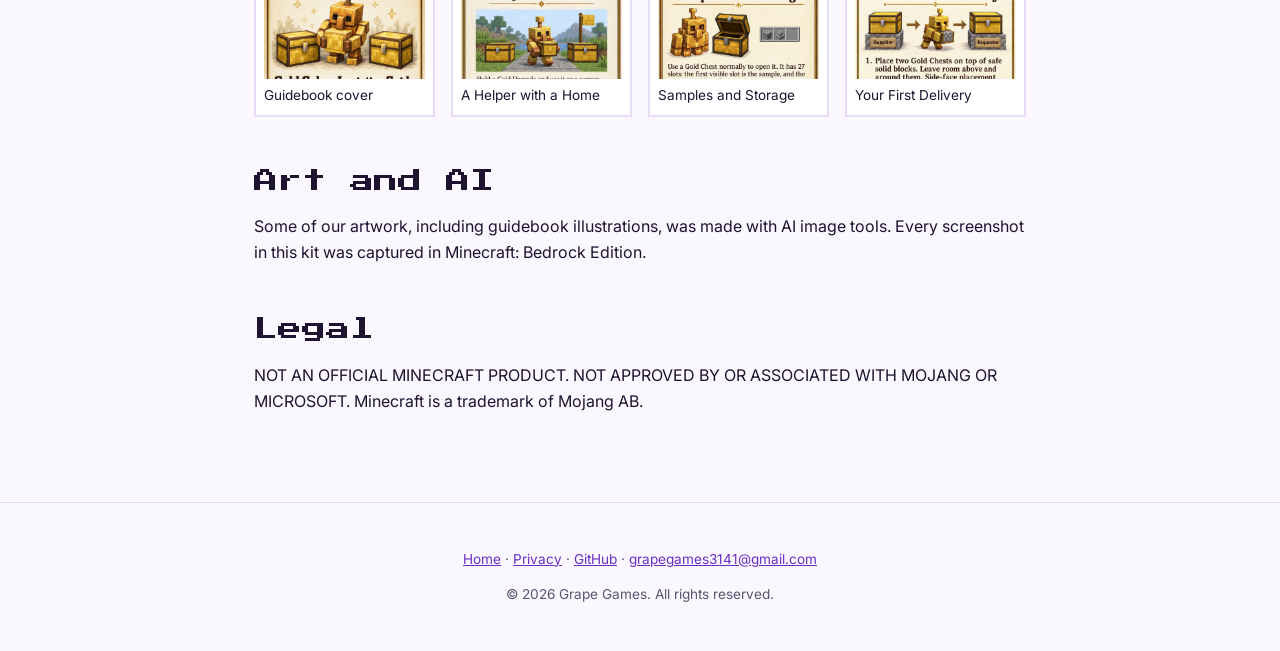
<file: press.html>
<!doctype html>
<html lang="en">
<head>
  <meta charset="utf-8">
  <meta name="viewport" content="width=device-width, initial-scale=1">
  <title>Grape Games Media Kit</title>
  <meta name="description" content="Logos, key art, store descriptions and fact sheets for Grape Games and its Minecraft projects.">
  <link rel="canonical" href="https://grapegames3141.github.io/im-crafty/press.html">
  <link rel="icon" href="assets/logo.svg" type="image/svg+xml">
  <link rel="preconnect" href="https://fonts.googleapis.com">
  <link rel="preconnect" href="https://fonts.gstatic.com" crossorigin>
  <link href="https://fonts.googleapis.com/css2?family=Press+Start+2P&family=Inter:wght@400;600;800&display=swap" rel="stylesheet">
  <link rel="stylesheet" href="styles.css">
</head>
<body>
  <header class="nav">
    <a class="brand" href="./"><img src="assets/logo.svg" alt="" width="36" height="36"> Grape Games</a>
    <nav>
      <a href="./#portfolio">Portfolio</a>
      <a href="./#publishers">For publishers</a>
      <a href="press.html">Media kit</a>
      <a href="./#contact">Contact</a>
    </nav>
  </header>

  <main class="section doc">
    <h1 style="font-size:clamp(20px,4vw,32px)">Media kit</h1>
    <p class="section-lead">Logo, screenshots, store copy and fact sheets for publishers and press. All screenshots are in-game captures from Minecraft: Bedrock Edition.</p>

    <h2>Studio</h2>
    <table class="fact">
      <tr><td>Name</td><td>Grape Games</td></tr>
      <tr><td>Focus</td><td>Minecraft: Bedrock Edition add-ons and worlds</td></tr>
      <tr><td>Email</td><td><a href="mailto:grapegames3141@gmail.com">grapegames3141@gmail.com</a></td></tr>
      <tr><td>Website</td><td><a href="https://grapegames3141.github.io/im-crafty/">grapegames3141.github.io/im-crafty</a></td></tr>
      <tr><td>GitHub</td><td><a href="https://github.com/GrapeGames3141">github.com/GrapeGames3141</a></td></tr>
      <tr><td>Projects</td><td>Campfire Phoenix, Fortified Frontiers, Giant's Abandoned Garden, Relic Siege, Hollow Crown, Gold Golem Logistics, Battlecraft, Elemental Pilgrimage, Kindred Villages, Lane Siege, Echoes of the Six Seals</td></tr>
    </table>
    <div class="copy" style="margin-top:16px"><button type="button">Copy</button><p>Grape Games is a small, independent studio making Minecraft: Bedrock Edition content: companions, monsters, game modes and explorable worlds, tested on real Bedrock servers and clients.</p></div>

    <h2>Logo</h2>
    <div class="downloads">
      <a href="assets/logo.svg" download><img src="assets/logo.svg" alt="Grape Games logo" style="object-fit:contain;image-rendering:pixelated;background:#fff"><span>Logo (SVG)</span></a>
      <a href="assets/press/logo-512.png" download><img src="assets/press/logo-512.png" alt="Grape Games logo PNG" style="object-fit:contain;background:#fff"><span>Logo (PNG, 512×512)</span></a>
    </div>

    <h2 id="phoenix">Campfire Phoenix</h2>
    <table class="fact">
      <tr><td>Type</td><td>Add-on</td></tr>
      <tr><td>Platform</td><td>Minecraft: Bedrock Edition</td></tr>
      <tr><td>Status</td><td>In development (v1.0.11)</td></tr>
    </table>
    <h3 class="sub">Short description</h3>
    <div class="copy"><button type="button">Copy</button><p>A tameable fire-resistant Phoenix companion that hatches from campfires, fuels your furnaces and rises again from its ashes.</p></div>
    <h3 class="sub">Long description</h3>
    <div class="copy"><button type="button">Copy</button><p>Break a campfire and you might release a Phoenix. Tame it with charcoal, and your new companion follows you, defends you with flame bolts, and keeps your furnaces fed with Phoenix Feathers. If it falls, it leaves Phoenix Ashes behind. Light them, and your Phoenix returns with its name and owner intact.</p></div>
    <h3 class="sub">Key features</h3>
    <ul class="bullets"><li>Tameable Phoenix that sits, follows, can be named and leashed, and defends its owner</li><li>Phoenix Feathers: furnace fuel supplied by a Phoenix sitting near a furnace, blast furnace or smoker</li><li>Phoenix Ashes revive a fallen Phoenix with its name and owner</li><li>Four-page in-game guide, delivered to each player</li><li>No experimental toggles required</li></ul>
    <h3 class="sub">Screenshots (in-game)</h3>
    <div class="downloads"><a href="assets/shots/minecraft-phoenix/phoenix-flying-ocean-front.jpg" download><img src="assets/shots/minecraft-phoenix/phoenix-flying-ocean-front.jpg" alt="" loading="lazy"><span>Phoenix in flight over the ocean</span></a><a href="assets/shots/minecraft-phoenix/phoenix-flying-wide.jpg" download><img src="assets/shots/minecraft-phoenix/phoenix-flying-wide.jpg" alt="" loading="lazy"><span>Phoenix flying over grassy hills</span></a><a href="assets/shots/minecraft-phoenix/phoenix-standing-front.jpg" download><img src="assets/shots/minecraft-phoenix/phoenix-standing-front.jpg" alt="" loading="lazy"><span>Phoenix standing, front view</span></a><a href="assets/shots/minecraft-phoenix/phoenix-standing-side.jpg" download><img src="assets/shots/minecraft-phoenix/phoenix-standing-side.jpg" alt="" loading="lazy"><span>Phoenix standing, side view</span></a><a href="assets/shots/minecraft-phoenix/phoenix-flying-ocean-rear.jpg" download><img src="assets/shots/minecraft-phoenix/phoenix-flying-ocean-rear.jpg" alt="" loading="lazy"><span>Phoenix in flight, rear view</span></a><a href="assets/shots/minecraft-phoenix/ash-pile-on-stone.jpg" download><img src="assets/shots/minecraft-phoenix/ash-pile-on-stone.jpg" alt="" loading="lazy"><span>Phoenix Ashes</span></a></div>
    <h2 id="frontiers">Fortified Frontiers</h2>
    <table class="fact">
      <tr><td>Type</td><td>Add-on</td></tr>
      <tr><td>Platform</td><td>Minecraft: Bedrock Edition</td></tr>
      <tr><td>Status</td><td>In development (v2.2.0)</td></tr>
    </table>
    <h3 class="sub">Short description</h3>
    <div class="copy"><button type="button">Copy</button><p>A monster-hunting adventure with bounties, regional story chains, lair sites, armor sets and an illustrated field guide.</p></div>
    <h3 class="sub">Long description</h3>
    <div class="copy"><button type="button">Copy</button><p>Take bounties from a Bounty Board, track monsters across five frontiers, and earn armor sets with their own powers. Each region has a three-stage story: recover a relic, hunt a weaker beast, then take on a strong monster in its lair. The Frontier Map and a 16-page illustrated field guide keep you on track.</p></div>
    <h3 class="sub">Key features</h3>
    <ul class="bullets"><li>Ten new expansion monsters alongside the original ten</li><li>Five regions (Enchanted Forest, Haunted Moor, Ember Crags, Shattered Coast, Starfall Steppe), each with a lair site and a three-stage story</li><li>Five four-piece armor sets with full-set abilities</li><li>Bounty Boards, Quartermasters and Captains as quest hubs, plus a Frontier Map</li><li>Sixteen-page illustrated Frontier Field Guide</li></ul>
    <h3 class="sub">Screenshots (in-game)</h3>
    <div class="downloads"><a href="assets/shots/fortified-frontiers/yeti-front-view.jpg" download><img src="assets/shots/fortified-frontiers/yeti-front-view.jpg" alt="" loading="lazy"><span>Yeti on sand</span></a><a href="assets/shots/fortified-frontiers/manticore-hillside.jpg" download><img src="assets/shots/fortified-frontiers/manticore-hillside.jpg" alt="" loading="lazy"><span>Manticore on a hillside</span></a><a href="assets/shots/fortified-frontiers/sphinx-hillside.jpg" download><img src="assets/shots/fortified-frontiers/sphinx-hillside.jpg" alt="" loading="lazy"><span>Sphinx on a hillside</span></a><a href="assets/shots/fortified-frontiers/mummies-on-sand.jpg" download><img src="assets/shots/fortified-frontiers/mummies-on-sand.jpg" alt="" loading="lazy"><span>Two mummies</span></a><a href="assets/shots/fortified-frontiers/spindrift-eel-underwater.jpg" download><img src="assets/shots/fortified-frontiers/spindrift-eel-underwater.jpg" alt="" loading="lazy"><span>Spindrift Eel underwater</span></a></div>
    <h2 id="garden">Giant&#x27;s Abandoned Garden</h2>
    <table class="fact">
      <tr><td>Type</td><td>World</td></tr>
      <tr><td>Platform</td><td>Minecraft: Bedrock Edition</td></tr>
      <tr><td>Status</td><td>In development (v1.2.0)</td></tr>
    </table>
    <h3 class="sub">Short description</h3>
    <div class="copy"><button type="button">Copy</button><p>Shrink down and explore a giant&#x27;s overgrown garden of towering mushrooms, ancient roots and flowerpot cottages.</p></div>
    <h3 class="sub">Long description</h3>
    <div class="copy"><button type="button">Copy</button><p>A giant once tended this garden. Now it has grown wild, and you&#x27;re small enough to get lost in it. Walk beneath giant mushrooms, climb the stairway into an enormous tree, and discover cottages built inside a giant flowerpot.</p></div>
    <h3 class="sub">Key features</h3>
    <ul class="bullets"><li>Grove of five giant mushrooms</li><li>Three cottages inside a giant flowerpot</li><li>Lookouts and stairways in the roots of an ancient tree</li><li>A pond with lily pads, plus a giant garden spade</li><li>Built entirely from vanilla blocks, no packs required</li></ul>
    <h3 class="sub">Screenshots (in-game)</h3>
    <div class="downloads"><a href="assets/shots/giants-garden/mushroom-grove-tree-stairway.jpg" download><img src="assets/shots/giants-garden/mushroom-grove-tree-stairway.jpg" alt="" loading="lazy"><span>Mushroom grove and tree stairway</span></a><a href="assets/shots/giants-garden/giant-flowerpot-cottages.jpg" download><img src="assets/shots/giants-garden/giant-flowerpot-cottages.jpg" alt="" loading="lazy"><span>Giant flowerpot cottages</span></a></div>
    <h2 id="relic">Relic Siege</h2>
    <table class="fact">
      <tr><td>Type</td><td>Add-on + World</td></tr>
      <tr><td>Platform</td><td>Minecraft: Bedrock Edition</td></tr>
      <tr><td>Status</td><td>In development (v1.0.5)</td></tr>
    </table>
    <h3 class="sub">Short description</h3>
    <div class="copy"><button type="button">Copy</button><p>Co-op tower defense: guard a shared Relic with four tower families against waves of mobs.</p></div>
    <h3 class="sub">Long description</h3>
    <div class="copy"><button type="button">Copy</button><p>Protect the Relic at the heart of a fortified arena. Craft tower cores, place and upgrade towers, build maze defenses, then start each wave when your team is ready. Every cleared wave fills a shared chest with materials for the next fight.</p></div>
    <h3 class="sub">Key features</h3>
    <ul class="bullets"><li>Four tower families: Ballista, Ember Spire, Frost Obelisk and Ward Beacon</li><li>Three tower tiers with growing footprints, up to 64 towers per arena</li><li>Manually started waves with shared rewards</li><li>Prepared Ruined Fortress Island world, or raise an arena in any world</li><li>In-game Guidebook with field tools</li></ul>
    <h3 class="sub">Screenshots (in-game)</h3>
    <div class="downloads"><a href="assets/shots/relic-siege/arena-tower-lineup.jpg" download><img src="assets/shots/relic-siege/arena-tower-lineup.jpg" alt="" loading="lazy"><span>Towers lined up across the arena</span></a><a href="assets/shots/relic-siege/arena-towers-ground-view.jpg" download><img src="assets/shots/relic-siege/arena-towers-ground-view.jpg" alt="" loading="lazy"><span>Arena towers and mobs, ground view</span></a></div>
    <h2 id="hollow">Hollow Crown</h2>
    <table class="fact">
      <tr><td>Type</td><td>Add-on</td></tr>
      <tr><td>Platform</td><td>Minecraft: Bedrock Edition</td></tr>
      <tr><td>Status</td><td>Human-test candidate (v0.1.0)</td></tr>
    </table>
    <h3 class="sub">Short description</h3>
    <div class="copy"><button type="button">Copy</button><p>Tower defense in a floating ruined keep: repair the Castle Heart, place turrets and hold out through ten waves.</p></div>
    <h3 class="sub">Long description</h3>
    <div class="copy"><button type="button">Copy</button><p>A broken keep. Ten waves. One heart. Build a floating ruined castle in the sky, follow the road from camp to the damaged Castle Heart and repair it before the siege begins. Place Bolt Turrets and Sky Wards, rebuild breached walls with the Repair Hammer, and hold the heart against ground and flying creatures, alone or with up to eight defenders.</p></div>
    <h3 class="sub">Key features</h3>
    <ul class="bullets"><li>An 81×81 floating ruined keep, built in empty sky so existing terrain and builds stay in place</li><li>Two turret lines, Bolt Turret and Sky Ward, each with three tiers to upgrade and repair</li><li>Four original creatures: Cairnback, Seamgnawer, Veilwing and Crownless Wyrm</li><li>Ten waves started when your team is ready, with rewards after each cleared wave</li><li>Co-op for up to eight players, illustrated four-page Field Guide, no experimental toggles</li></ul>
    <h3 class="sub">Pack icon and Field Guide pages</h3>
    <div class="downloads">
      <a href="assets/hollow-crown/pack-icon.jpg" download><img src="assets/hollow-crown/pack-icon.jpg" alt="" loading="lazy"><span>Pack icon</span></a>
      <a href="assets/hollow-crown/guide1.jpg" download><img src="assets/hollow-crown/guide1.jpg" alt="" loading="lazy" style="object-position:top"><span>Quick start</span></a>
      <a href="assets/hollow-crown/guide2.jpg" download><img src="assets/hollow-crown/guide2.jpg" alt="" loading="lazy" style="object-position:top"><span>Restore the keep</span></a>
      <a href="assets/hollow-crown/guide3.jpg" download><img src="assets/hollow-crown/guide3.jpg" alt="" loading="lazy" style="object-position:top"><span>Know the siege</span></a>
      <a href="assets/hollow-crown/guide4.jpg" download><img src="assets/hollow-crown/guide4.jpg" alt="" loading="lazy" style="object-position:top"><span>Hold the crown</span></a>
    </div>
    <h2 id="golem">Gold Golem Logistics</h2>
    <table class="fact">
      <tr><td>Type</td><td>Add-on</td></tr>
      <tr><td>Platform</td><td>Minecraft: Bedrock Edition</td></tr>
      <tr><td>Status</td><td>In development (v0.3.0)</td></tr>
    </table>
    <h3 class="sub">Short description</h3>
    <div class="copy"><button type="button">Copy</button><p>Upgrade copper golems into Gold Golems that carry your items between Gold Chests, so you can watch every delivery happen.</p></div>
    <h3 class="sub">Guidebook pages</h3>
    <div class="downloads">
      <a href="assets/golem/guide-cover.jpg" download><img src="assets/golem/guide-cover.jpg" alt="" style="object-position:top"><span>Guidebook cover</span></a>
      <a href="assets/golem/guide-routes.jpg" download><img src="assets/golem/guide-routes.jpg" alt="" style="object-position:top"><span>A Helper with a Home</span></a>
      <a href="assets/golem/guide-chests.jpg" download><img src="assets/golem/guide-chests.jpg" alt="" style="object-position:top"><span>Samples and Storage</span></a>
      <a href="assets/golem/guide-first-delivery.jpg" download><img src="assets/golem/guide-first-delivery.jpg" alt="" style="object-position:top"><span>Your First Delivery</span></a>
    </div>

    <h2>Art and AI</h2>
    <p>Some of our artwork, including guidebook illustrations, was made with AI image tools. Every screenshot in this kit was captured in Minecraft: Bedrock Edition.</p>

    <h2>Legal</h2>
    <p>NOT AN OFFICIAL MINECRAFT PRODUCT. NOT APPROVED BY OR ASSOCIATED WITH MOJANG OR MICROSOFT. Minecraft is a trademark of Mojang AB.</p>
  </main>

  <footer class="footer">
    <p class="footer-links"><a href="./">Home</a> · <a href="privacy.html">Privacy</a> · <a href="https://github.com/GrapeGames3141">GitHub</a> · <a href="mailto:grapegames3141@gmail.com">grapegames3141@gmail.com</a></p>
    <p>© <span id="year">2026</span> Grape Games. All rights reserved.</p>
  </footer>
  <script src="site.js"></script>
  <script>
    document.querySelectorAll('.copy button').forEach(b => b.addEventListener('click', () => {
      const text = [...b.parentElement.querySelectorAll('p')].map(p => p.textContent).join('\n\n');
      navigator.clipboard?.writeText(text).then(() => { b.textContent = 'Copied'; setTimeout(() => b.textContent = 'Copy', 1500); });
    }));
  </script>
</body>
</html>
</file>
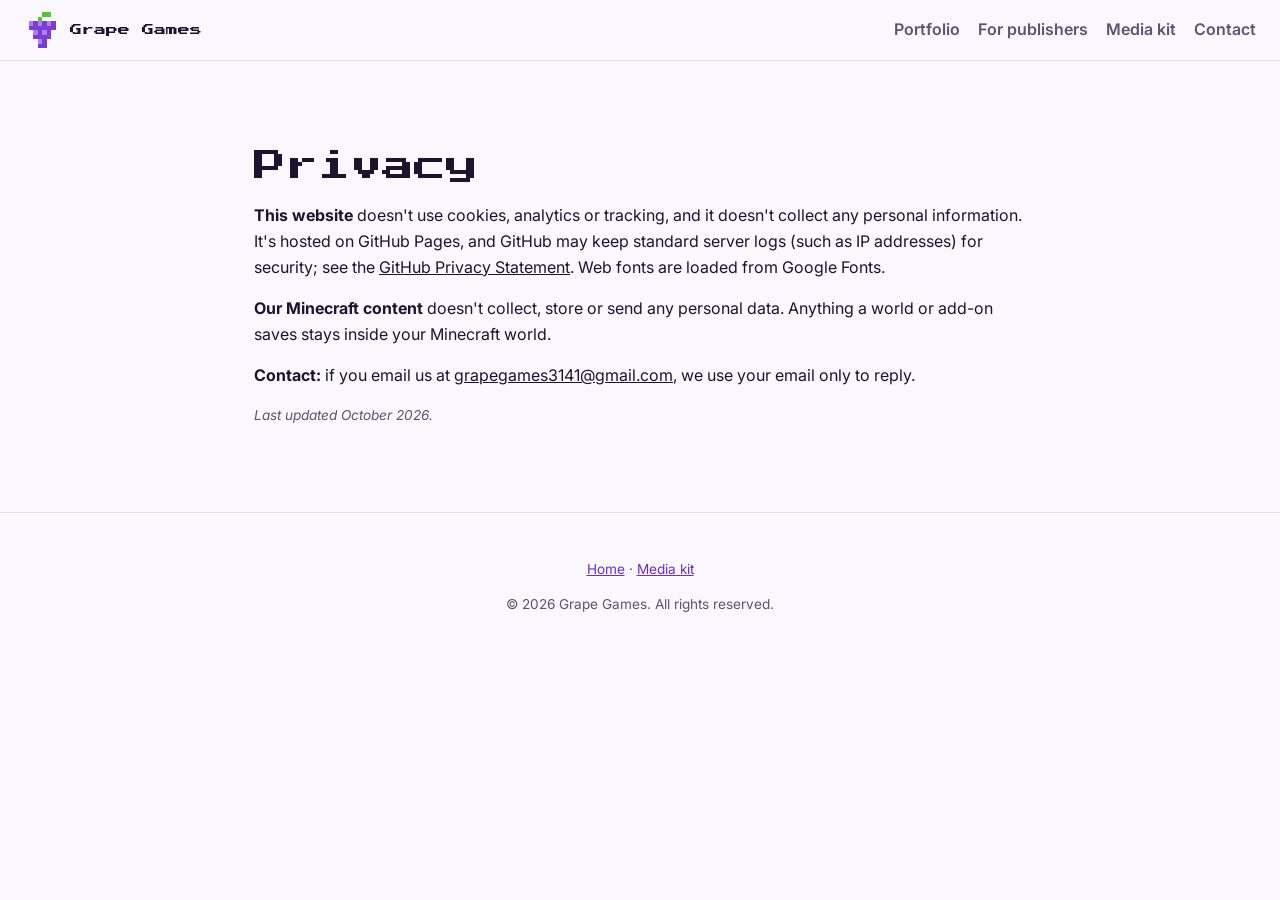
<file: privacy.html>
<!doctype html>
<html lang="en">
<head>
  <meta charset="utf-8">
  <meta name="viewport" content="width=device-width, initial-scale=1">
  <title>Grape Games Privacy</title>
  <meta name="description" content="Privacy notice for the Grape Games website and Minecraft content.">
  <link rel="canonical" href="https://grapegames3141.github.io/im-crafty/privacy.html">
  <link rel="icon" href="assets/logo.svg" type="image/svg+xml">
  <link rel="preconnect" href="https://fonts.googleapis.com">
  <link rel="preconnect" href="https://fonts.gstatic.com" crossorigin>
  <link href="https://fonts.googleapis.com/css2?family=Press+Start+2P&family=Inter:wght@400;600;800&display=swap" rel="stylesheet">
  <link rel="stylesheet" href="styles.css">
</head>
<body>
  <header class="nav">
    <a class="brand" href="https://grapegames3141.github.io/im-crafty/"><img src="assets/logo.svg" alt="" width="36" height="36"> Grape Games</a>
    <nav>
      <a href="./#portfolio">Portfolio</a>
      <a href="./#publishers">For publishers</a>
      <a href="press.html">Media kit</a>
      <a href="./#contact">Contact</a>
    </nav>
  </header>

    <main class="section doc">
    <h1 style="font-size:clamp(20px,4vw,32px)">Privacy</h1>
    <p><b>This website</b> doesn't use cookies, analytics or tracking, and it doesn't collect any personal information. It's hosted on GitHub Pages, and GitHub may keep standard server logs (such as IP addresses) for security; see the <a href="https://docs.github.com/en/site-policy/privacy-policies/github-general-privacy-statement">GitHub Privacy Statement</a>. Web fonts are loaded from Google Fonts.</p>
    <p><b>Our Minecraft content</b> doesn't collect, store or send any personal data. Anything a world or add-on saves stays inside your Minecraft world.</p>
    <p><b>Contact:</b> if you email us at <a href="mailto:grapegames3141@gmail.com">grapegames3141@gmail.com</a>, we use your email only to reply.</p>
    <p class="note">Last updated October 2026.</p>
  </main>
  <footer class="footer">
    <p class="footer-links"><a href="./">Home</a> · <a href="press.html">Media kit</a></p>
    <p>© <span id="year">2026</span> Grape Games. All rights reserved.</p>
  </footer>
  <script src="site.js"></script>
</body>
</html>
</file>
<file: styles.css>
:root{--grape:#6b2fbf;--grape-d:#3d1673;--leaf:#5fbf3a;--bg:#faf7ff;--fg:#1d1430;--muted:#5c5470;--card:#fff;--line:#e6dcf5}
@media (prefers-color-scheme:dark){:root{--bg:#120c1c;--fg:#f1ebfb;--muted:#b1a6c6;--card:#1d1530;--line:#2f2447}}
*{box-sizing:border-box}
html{scroll-behavior:smooth}
body{margin:0;background:var(--bg);color:var(--fg);font:16px/1.6 Inter,system-ui,sans-serif}
a{color:inherit}
img{max-width:100%;display:block}
.nav{position:sticky;top:0;z-index:10;display:flex;justify-content:space-between;align-items:center;gap:16px;padding:12px 24px;background:color-mix(in srgb,var(--bg) 88%,transparent);backdrop-filter:blur(8px);border-bottom:1px solid var(--line)}
.brand{display:flex;align-items:center;gap:10px;font:12px "Press Start 2P",monospace;text-decoration:none}
.nav nav{display:flex;gap:18px;flex-wrap:wrap}
.nav nav a{text-decoration:none;font-weight:600;color:var(--muted)}
.nav nav a:hover{color:var(--grape)}
.hero{background:linear-gradient(160deg,rgba(45,14,90,.92),rgba(107,47,191,.78) 60%,rgba(143,79,224,.55)),var(--hero-img,none) center/cover,var(--grape);color:#fff;padding:96px 24px 110px;position:relative;overflow:hidden}
.hero:after{content:"";position:absolute;inset:auto 0 0 0;height:28px;background:repeating-linear-gradient(90deg,var(--leaf) 0 28px,#4aa52a 28px 56px)}
.hero-inner{max-width:960px;margin:0 auto}
.eyebrow{font:11px "Press Start 2P",monospace;letter-spacing:.06em;opacity:.85}
h1{font:clamp(26px,5vw,48px)/1.3 "Press Start 2P",monospace;margin:.4em 0}
h2{font:clamp(18px,3vw,24px)/1.4 "Press Start 2P",monospace;margin:0 0 .6em}
h3{margin:.3em 0}
.lead{font-size:1.15rem;max-width:620px;opacity:.95}
.cta,.contact{display:flex;gap:12px;flex-wrap:wrap;margin-top:24px}
.btn{display:inline-block;padding:12px 20px;border:2px solid currentColor;text-decoration:none;font-weight:800;box-shadow:4px 4px 0 rgba(0,0,0,.25)}
.btn.primary{background:var(--leaf);border-color:var(--leaf);color:#102008}
.btn:hover{transform:translate(-1px,-1px)}
.section{max-width:1040px;margin:0 auto;padding:72px 24px}
.section.alt{max-width:none;background:color-mix(in srgb,var(--grape) 8%,var(--bg))}
.section.alt>*{max-width:992px;margin-left:auto;margin-right:auto}
.section-lead{color:var(--muted);max-width:640px}
.grid{display:grid;grid-template-columns:repeat(auto-fit,minmax(280px,1fr));gap:24px;margin-top:28px}
.grid.four{grid-template-columns:repeat(auto-fit,minmax(200px,1fr))}
.card{text-decoration:none;transition:transform .15s;background:var(--card);border:2px solid var(--line);overflow:hidden;display:flex;flex-direction:column}
.thumb{aspect-ratio:16/9;overflow:hidden;background:var(--grape-d)}
.thumb img{width:100%;height:100%;object-fit:cover;image-rendering:pixelated}
.card-body{padding:18px}
.card-body p{color:var(--muted);margin:.4em 0}
.tag{font:9px "Press Start 2P",monospace;padding:5px 8px;display:inline-block}
.tag.dev{background:#ffd75e;color:#3a2a00}
.tag.concept{background:var(--line);color:var(--fg)}
.tag.live{background:var(--leaf);color:#102008}
.meta{list-style:none;padding:0;margin:10px 0 0;font-size:.9rem}
.two-col{display:grid;grid-template-columns:1.4fr 1fr;gap:40px;align-items:start}
.facts{list-style:none;padding:0;margin:0;display:grid;gap:10px}
.facts li{display:flex;justify-content:space-between;background:var(--card);border:2px solid var(--line);padding:12px 16px}
.facts span{color:var(--muted)}
.pill-card{background:var(--card);border:2px solid var(--line);padding:20px}
.pill-card p{color:var(--muted);margin:0}
.icon{font-size:28px}
.footer{text-align:center;padding:32px 16px;color:var(--muted);font-size:.85rem;border-top:1px solid var(--line)}
.legal{font-size:.72rem}
@media (max-width:720px){.two-col{grid-template-columns:1fr}.nav{flex-direction:column;align-items:flex-start;padding:12px 16px}.section{padding:56px 16px}.hero{padding:64px 16px 90px}}
.card:hover{transform:translateY(-3px)}
.project-head{margin-bottom:24px}
.project-head h2{margin-top:12px}
.feature{margin:0 0 28px}
.feature img{width:100%;border:2px solid var(--line)}
figcaption{font-size:.85rem;color:var(--muted);margin-top:6px}
.bullets{margin:0;padding-left:20px}
.bullets li{margin-bottom:8px}
.gallery{display:grid;grid-template-columns:repeat(auto-fill,minmax(220px,1fr));gap:16px;margin-top:32px}
.gallery figure{margin:0}
.gallery img{width:100%;aspect-ratio:4/3;object-fit:cover;border:2px solid var(--line)}
.gallery.tall img{aspect-ratio:2/3}
.icons{display:flex;gap:24px;flex-wrap:wrap;margin:28px 0 8px}
.icons figure{margin:0;text-align:center}
.pixel{width:80px;height:80px;image-rendering:pixelated;background:var(--card);border:2px solid var(--line);padding:8px}
.sub{margin-top:36px}
.note{font-size:.85rem;color:var(--muted);font-style:italic;margin-top:16px}
.section.project .two-col{align-items:start}
.video{position:relative;aspect-ratio:16/9;margin:0 0 28px;border:2px solid var(--line);background:#000}
.video iframe,.video video{position:absolute;inset:0;width:100%;height:100%;border:0}
.gallery img,.feature img{cursor:zoom-in}
dialog#lightbox{border:0;padding:0;background:transparent;max-width:min(1200px,94vw);color:#fff}
dialog#lightbox::backdrop{background:rgba(10,5,20,.88)}
dialog#lightbox img{max-width:100%;max-height:82vh;display:block;margin:auto}
dialog#lightbox p{text-align:center;margin:8px 0 0}
dialog#lightbox button{position:fixed;top:12px;right:16px;background:var(--leaf);border:0;font-size:20px;width:40px;height:40px;cursor:pointer}
.steps{list-style:none;counter-reset:s;padding:0;display:grid;grid-template-columns:repeat(auto-fit,minmax(170px,1fr));gap:16px}
.steps li{counter-increment:s;background:var(--card);border:2px solid var(--line);padding:16px}
.steps li:before{content:counter(s);display:inline-grid;place-items:center;width:28px;height:28px;background:var(--grape);color:#fff;font:11px "Press Start 2P",monospace;margin-bottom:8px}
.steps b{display:block}
.steps span{color:var(--muted);font-size:.92rem}
.pill-card a{color:var(--grape)}
.footer-links a{color:var(--grape)}
.doc{max-width:820px}
.doc h2{margin-top:48px}
.copy{background:var(--card);border:2px solid var(--line);padding:16px 18px;position:relative}
.copy button{position:absolute;top:8px;right:8px;font:inherit;font-size:.8rem;background:var(--leaf);border:0;padding:4px 10px;cursor:pointer}
.downloads{display:grid;grid-template-columns:repeat(auto-fit,minmax(180px,1fr));gap:16px}
.downloads a{display:block;text-decoration:none;background:var(--card);border:2px solid var(--line);padding:8px}
.downloads img{width:100%;aspect-ratio:16/10;object-fit:cover}
.downloads span{display:block;font-size:.85rem;margin-top:6px}
table.fact{border-collapse:collapse;width:100%}
table.fact td{border-bottom:1px solid var(--line);padding:8px 4px;vertical-align:top}
table.fact td:first-child{color:var(--muted);width:40%}
.grid.three{grid-template-columns:repeat(auto-fit,minmax(240px,1fr))}
.golem-thumb{background:#efe2c4}.golem-thumb img{object-fit:cover;object-position:50% 12%}
</file>
